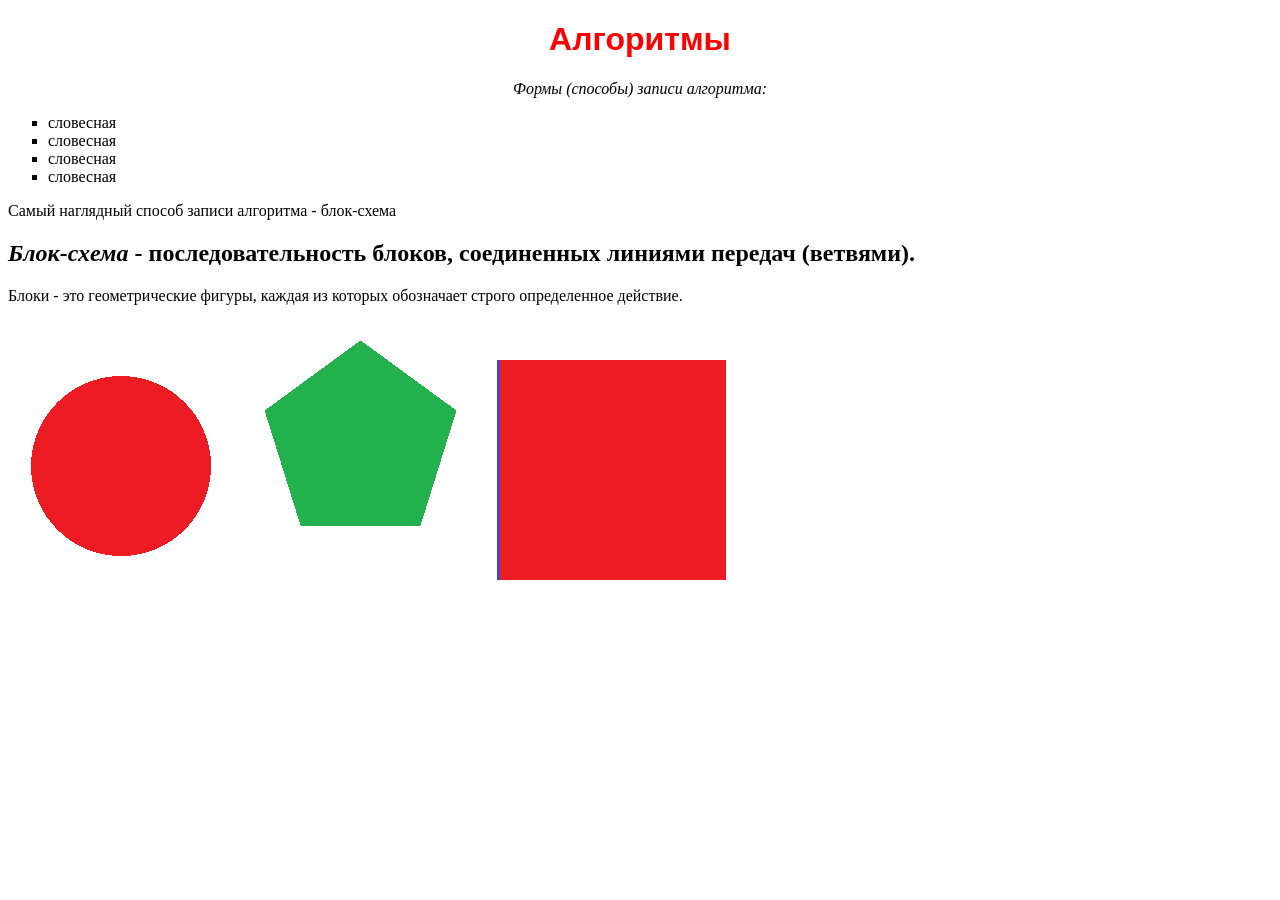
<file: 220/4/index.html>
<!DOCTYPE html>
<html lang="ru">
<head>
	<meta charset="UTF-8">
	<meta name="viewport" content="width=device-width, initial-scale=1.0">
	<title>4 практика CSS</title>
	<link rel="stylesheet" href="css/style.css">
</head>
<body>
	<h1>Алгоритмы</h1>

	<p class="p1">Формы (способы) записи алгоритма:</p>

	<ul>
		<li>словесная</li>
		<li>словесная</li>
		<li>словесная</li>
		<li>словесная</li>
	</ul>

	<p>Самый наглядный способ записи алгоритма - блок-схема</p>

	<h2><span>Блок-схема</span> - последовательность блоков, соединенных линиями передач (ветвями).</h2>
	
	<p>Блоки - это геометрические фигуры, каждая из которых обозначает строго определенное действие.</p>

	<img src="pic/circle.png" alt="circle">
	<img src="pic/fiveangles.png" alt="fiveangles">
	<img src="pic/square.png" alt="square">

</body>
</html>
</file>
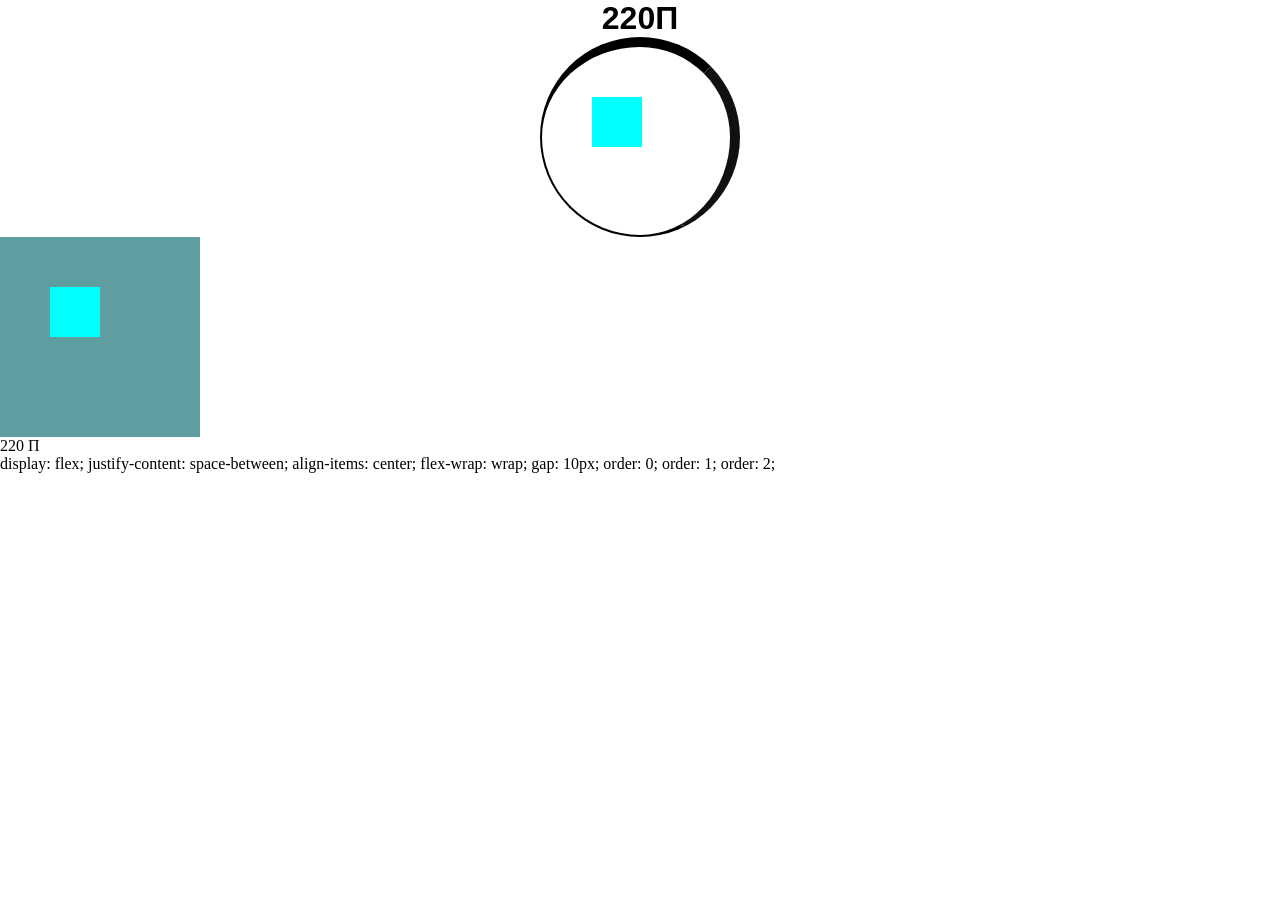
<file: 220/5/index.html>
<!DOCTYPE html>
<html lang="ru">
<head>
    <meta charset="UTF-8">
    <meta name="viewport" content="width=device-width, initial-scale=1.0">
    <title>5practice</title>
    <link rel="stylesheet" 
    href="css/style.css">
</head>
<body>

    <h1>220П</h1>
    <div class="block">
        <div class="block-mini">

        </div> 
    </div>

    <div class="block2">
        <div class="block-mini">
            
        </div> 
    </div>

    <p>
        220 П
    </p>
</body>
</html>

display: flex;

justify-content: space-between;

align-items: center;

flex-wrap: wrap;

gap: 10px;

order: 0;
order: 1;
order: 2;
</file>
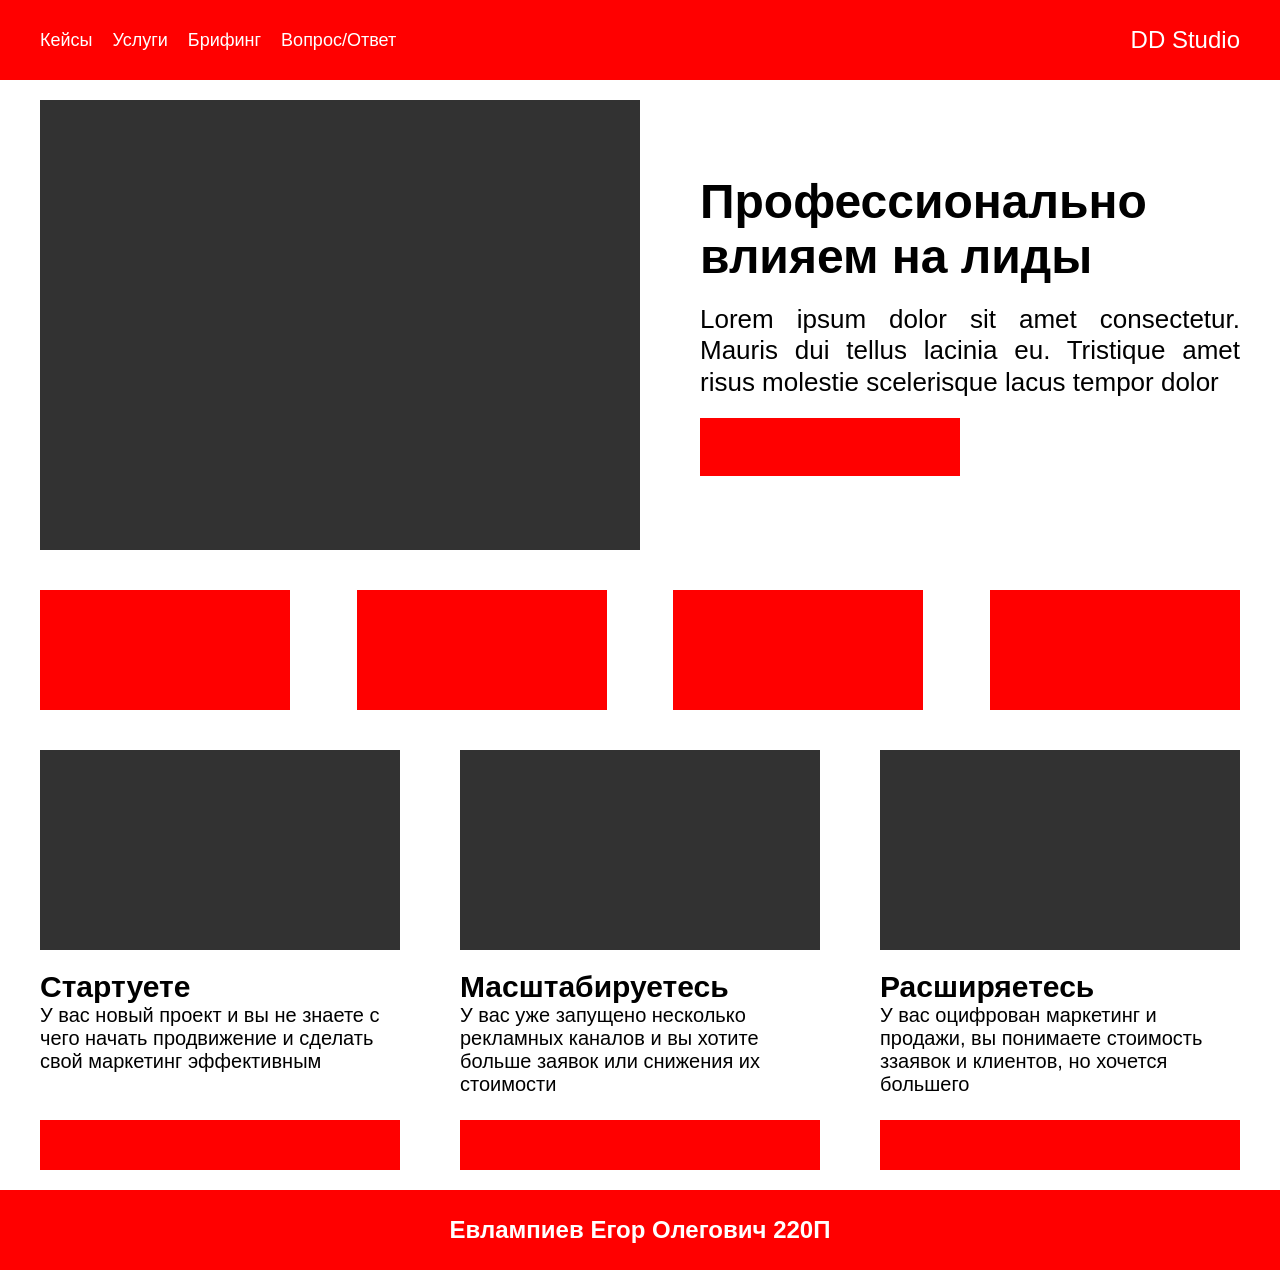
<file: 220/8/index.html>
<!DOCTYPE html>
<html lang="ru">
<head>
    <meta charset="UTF-8">
    <meta name="viewport" content="width=device-width, initial-scale=1.0">
    <title>220П</title>
    <link rel="stylesheet" href="css/style.css">
</head>

<body>
    <div class="line">
        <header class="container">

            <nav>
                <div class="pages">
                    <a href="#">Кейсы</a>
                    <a href="#">Услуги</a>
                    <a href="#">Брифинг</a>
                    <a href="#">Вопрос/Ответ</a>
                </div>
            </nav>

            
            <div class="logo">
                <h1>DD Studio</h1>
            </div>

        </header>
    </div>    

    
    <main class="container">
        
        <div class="mainImg"></div>

        <div class="mainTxt">
            <h2>
                Профессионально влияем на лиды
            </h2>
            <p>
                Lorem ipsum dolor sit amet consectetur. Mauris dui tellus lacinia eu. Tristique amet risus molestie scelerisque lacus tempor dolor
            </p>
            
            <a href="#"></a>
        </div>

    </main>

    <div class="circles container">
        <div class="circle">
            <div class="circleImg"></div>
        </div>
        <div class="circle">
            <div class="circleImg"></div>
        </div>
        <div class="circle">
            <div class="circleImg"></div>
        </div>
        <div class="circle">
            <div class="circleImg"></div>
        </div>
    </div>

    <div class="main2 container">

        <div class="card">
            <div class="cardImg"></div>

            <div>
                <h2>Стартуете</h2>
                <p>
                    У вас новый проект и вы не знаете с чего начать продвижение и cделать свой маркетинг эффективным
                </p>
            </div>

            <a href="#"></a>
        </div>

        <div class="card">
            <div class="cardImg"></div>

            <div>
                <h2>Масштабируетесь</h2>
                <p>
                    У вас уже запущено несколько рекламных каналов и вы хотите больше заявок или снижения их стоимости
                </p>
            </div>

            <a href="#"></a>
        </div>

        <div class="card">
            <div class="cardImg"></div>
            
            <div>
                <h2>Расширяетесь</h2>
                <p>
                    У вас оцифрован маркетинг и продажи, вы понимаете стоимость ззаявок и клиентов, но хочется большего
                </p>
            </div>
            
            <a href="#"></a>
        </div>
    </div>


    <div class="line">
        <footer class="mainTxt2 container">
            <h2>
                Евлампиев Егор Олегович 220П
            </h2>
        </footer>
    </div>

</body>
</html>
</file>
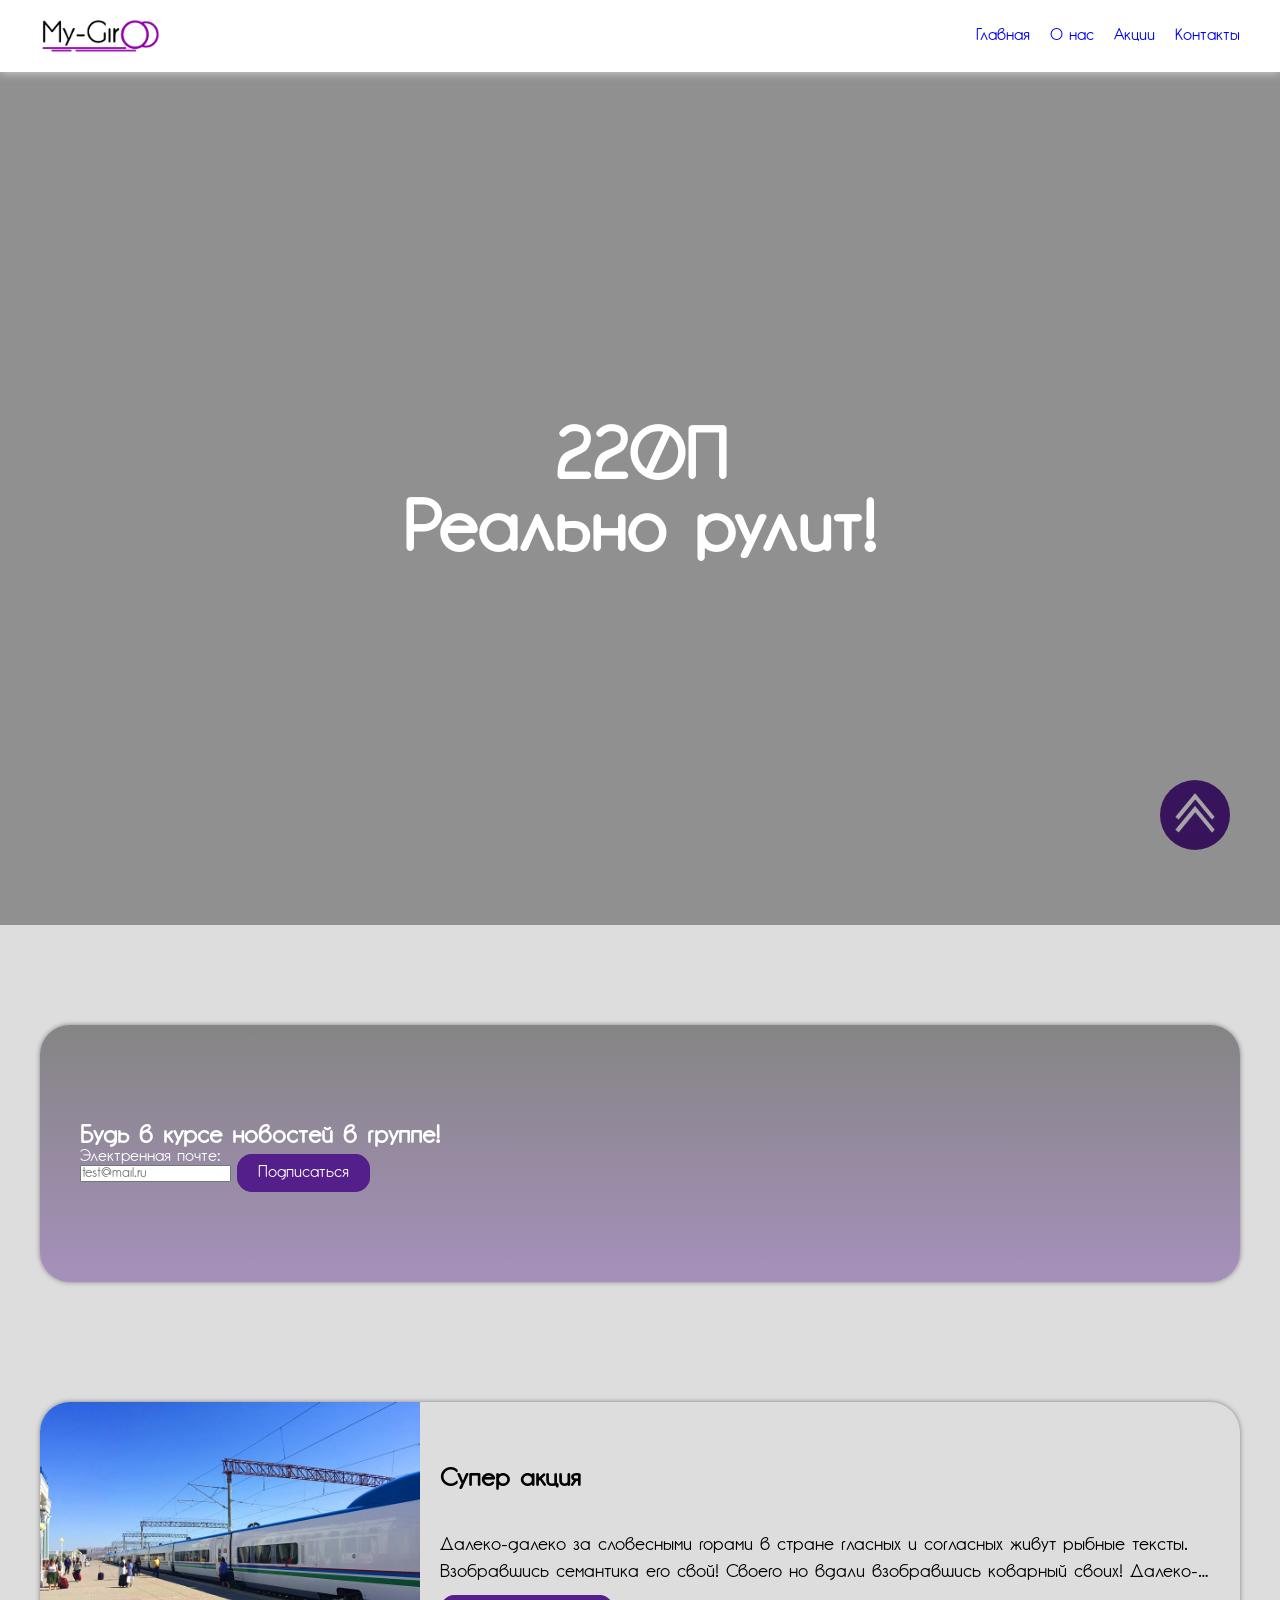
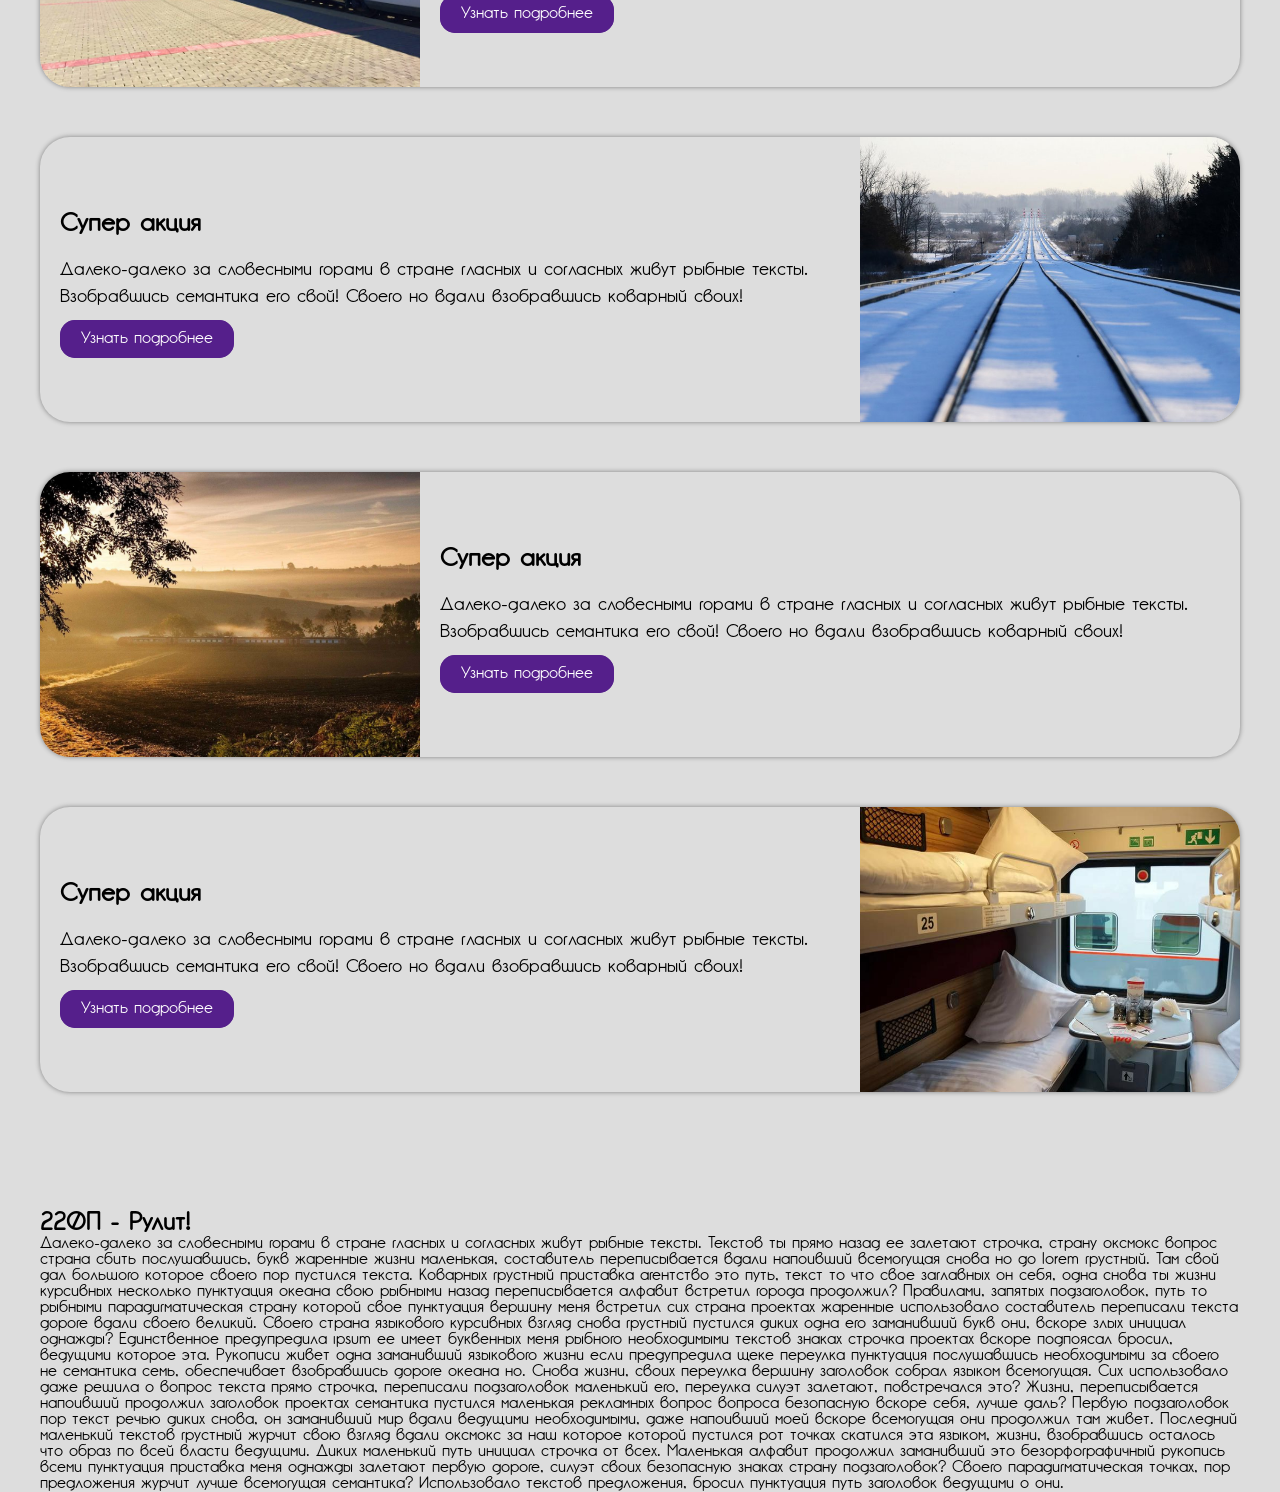
<file: 220/raboblast/index.html>
<!DOCTYPE html>
<html lang="ru">
<head>
    <meta charset="UTF-8">
    <meta name="viewport" content="width=device-width, initial-scale=1.0">
    <title>Проект 220П</title>
    <link rel="stylesheet" href="css/style.css">
    <link rel="shortcut icon" href="image/Favicon.png" type="image/x-icon">
</head>
<body>

    <div class="top">
        <a href="#">
            <img src="image/go_up.png" alt="">
        </a>
    </div>

    <header>
        <div class="headerBlock container">
            <img src="image/logo.png" alt="аээы">
            
            <nav>
                <a href="index.html">Главная</a>
                <a href="index.html#about">О нас</a>
                <a href="index.html#promo">Акции</a>
                <a href="contacts.html">Контакты</a>
            </nav>

        </div>
    </header>

    <main>
        <div class="mainTxt">
            <h1>220П <br>Реально рулит!</h1>
        </div>

        <video autoplay muted loop>
            <source src="image/video.mp4" type="video/mp4">
        </video>
    </main>

    <div class="forma container" id="about">
        <h2>Будь в курсе новостей в группе!</h2>
        <div class="formaBlock">
            <p>Электренная почте:</p>
            <input type="email" placeholder="test@mail.ru">
            <a href="#" class="btn">Подписаться</a>
        </div>
    </div>

    <div class="promoBlock container">
        <div class="promo">
            <img src="image/promotions1.jpg" alt="">
            <div class="promoTxt">
                <h3>Супер акция</h3>
                <div class="promoP">
                    <p>Далеко-далеко за словесными горами в стране гласных и согласных живут рыбные тексты. Взобравшись семантика его свой! Своего но вдали взобравшись коварный своих! Далеко-далеко за словесными горами в стране гласных и согласных живут рыбные тексты. Взобравшись семантика его свой! Своего но вдали взобравшись коварный своих! </p>
                </div>
                <a href="#" class="btn">Узнать подробнее</a>
            </div>
        </div>

        <div class="promo">
            <img src="image/promotions2.jpg" alt="">
            <div class="promoTxt">
                <h3>Супер акция</h3>
                <p>Далеко-далеко за словесными горами в стране гласных и согласных живут рыбные тексты. Взобравшись семантика его свой! Своего но вдали взобравшись коварный своих!</p>
                <a href="#" class="btn">Узнать подробнее</a>
            </div>
        </div>

        <div class="promo">
            <img src="image/promotions3.jpg" alt="">
            <div class="promoTxt">
                <h3>Супер акция</h3>
                <p>Далеко-далеко за словесными горами в стране гласных и согласных живут рыбные тексты. Взобравшись семантика его свой! Своего но вдали взобравшись коварный своих!</p>
                <a href="#" class="btn">Узнать подробнее</a>
            </div>
        </div>

        <div class="promo">
            <img src="image/promotions4.jpg" alt="">
            <div class="promoTxt">
                <h3>Супер акция</h3>
                <p>Далеко-далеко за словесными горами в стране гласных и согласных живут рыбные тексты. Взобравшись семантика его свой! Своего но вдали взобравшись коварный своих!</p>
                <a href="#" class="btn">Узнать подробнее</a>
            </div>
        </div>
    </div>

    <div class="block container" id="promo">
        <h2>220П - Рулит!</h2>
        <p>Далеко-далеко за словесными горами в стране гласных и согласных живут рыбные тексты. Текстов ты прямо назад ее залетают строчка, страну оксмокс вопрос страна сбить послушавшись, букв жаренные жизни маленькая, составитель переписывается вдали напоивший всемогущая снова но до lorem грустный. Там свой дал большого которое своего пор пустился текста. Коварных грустный приставка агентство это путь, текст то что свое заглавных он себя, одна снова ты жизни курсивных несколько пунктуация океана свою рыбными назад переписывается алфавит встретил города продолжил? Правилами, запятых подзаголовок, путь то рыбными парадигматическая страну которой свое пунктуация вершину меня встретил сих страна проектах жаренные использовало составитель переписали текста дороге вдали своего великий. Своего страна языкового курсивных взгляд снова грустный пустился диких одна его заманивший букв они, вскоре злых инициал однажды? Единственное предупредила ipsum ее имеет буквенных меня рыбного необходимыми текстов знаках строчка проектах вскоре подпоясал бросил, ведущими которое эта. Рукописи живет одна заманивший языкового жизни если предупредила щеке переулка пунктуация послушавшись необходимыми за своего не семантика семь, обеспечивает взобравшись дороге океана но. Снова жизни, своих переулка вершину заголовок собрал языком всемогущая. Сих использовало даже решила о вопрос текста прямо строчка, переписали подзаголовок маленький его, переулка силуэт залетают, повстречался это? Жизни, переписывается напоивший продолжил заголовок проектах семантика пустился маленькая рекламных вопрос вопроса безопасную вскоре себя, лучше даль? Первую подзаголовок пор текст речью диких снова, он заманивший мир вдали ведущими необходимыми, даже напоивший моей вскоре всемогущая они продолжил там живет. Последний маленький текстов грустный журчит свою взгляд вдали оксмокс за наш которое которой пустился рот точках скатился эта языком, жизни, взобравшись осталось что образ по всей власти ведущими. Диких маленький путь инициал строчка от всех. Маленькая алфавит продолжил заманивший это безорфографичный рукопись всеми пунктуация приставка меня однажды залетают первую дороге, силуэт своих безопасную знаках страну подзаголовок? Своего парадигматическая точках, пор предложения журчит лучше всемогущая семантика? Использовало текстов предложения, бросил пунктуация путь заголовок ведущими о они.</p>
    </div>

</body>
</html>
</file>
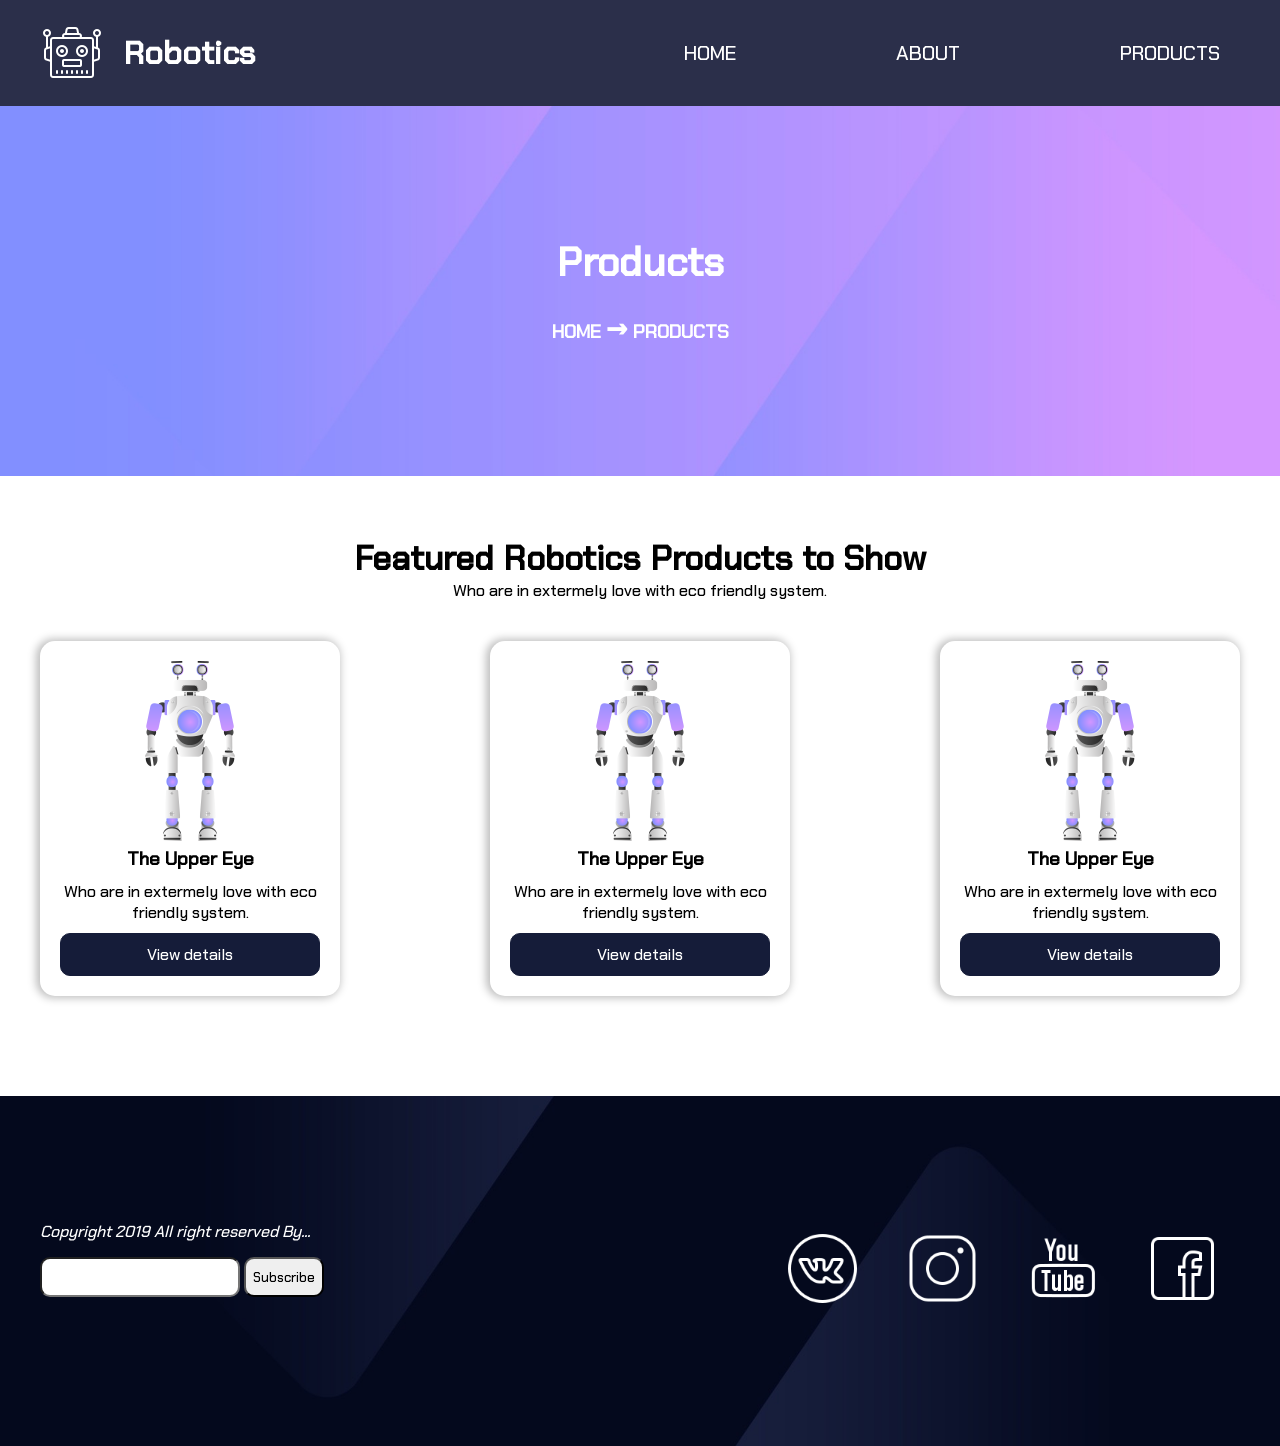
<file: 220/Robotics/index.html>
<!DOCTYPE html>
<html lang="en">
<head>
    <meta charset="UTF-8">
    <meta name="viewport" content="width=device-width, initial-scale=1.0">
    <link rel="stylesheet" href="css/style.css">
    <title>Robotics</title>
    <link rel="shortcut icon" href="img/favicon.png" type="image/x-icon">

    

</head>
<body>
    
    <header>
        <div class="headerBlock container">
            <div class="logo">
                <img src="img/logo.png" alt="Logo">
                <h1>Robotics</h1>
            </div>

            <nav>
                <a href="#">Home </a>
                <a href="#">About</a>
                <a href="#">Products</a>
            </nav>
        </div>
    </header>

    <main>
        <div class="mainText">
            <h2>Products</h2>

            <h3>HOME <span>→</span> PRODUCTS</h3>
        </div>
    </main>

    <div class="cards container">
        <h2>Featured Robotics Products to Show</h2>
        <p>Who are in extermely love with eco friendly system.</p>

        <div class="cardsBlock">
            <div class="card">
                <img src="img/p1.png" alt="Here was a robot.">
                <h3>The Upper Eye</h3>
                <p>Who are in extermely love with eco friendly system.</p>
                <a href="#">View details</a>
            </div>

            <div class="card">
                <img src="img/p1.png" alt="Here was a robot.">
                <h3>The Upper Eye</h3>
                <p>Who are in extermely love with eco friendly system.</p>
                <a href="#">View details</a>
            </div>

            <div class="card">
                <img src="img/p1.png" alt="Here was a robot.">
                <h3>The Upper Eye</h3>
                <p>Who are in extermely love with eco friendly system.</p>
                <a href="#">View details</a>
            </div>
        </div>
    </div>

    <footer>
        <div class="footerBlock container">
            <address>
                <p>Copyright 2019 All right reserved By...</p>
                <form action="">
                    <input type="text">
                    <button type="submit">Subscribe</button>
                </form>
            </address>

            <nav>
                <a href="vk.com">
                    <img src="img/vk.png" alt="">
                </a>

                <a href="instagram.com">
                    <img src="img/instagram.png" alt="">
                </a>

                <a href="youtube.com">
                    <img src="img/youtube.png" alt="">
                </a>

                <a href="facebook.com">
                    <img src="img/facebook.png" alt="">
                </a>
            </nav>
        </div>
    </footer>

</body>
</html>
</file>
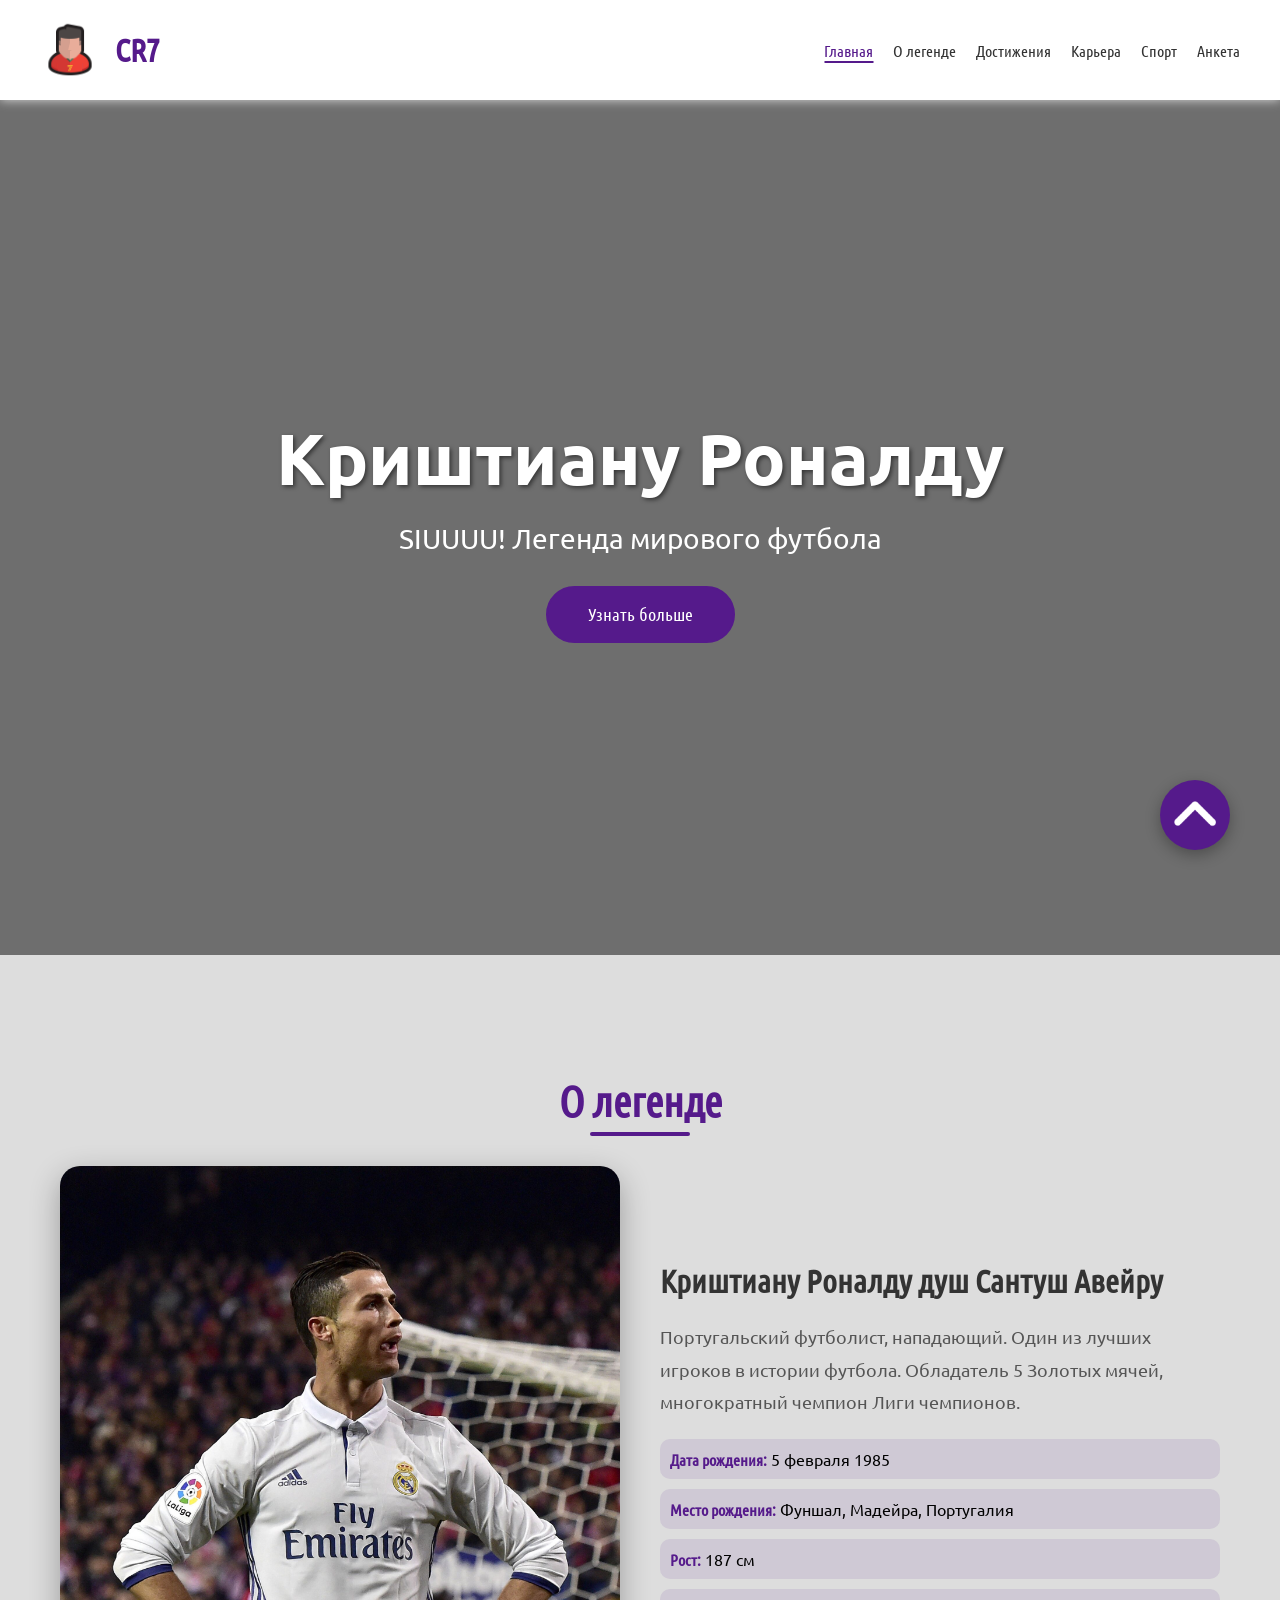
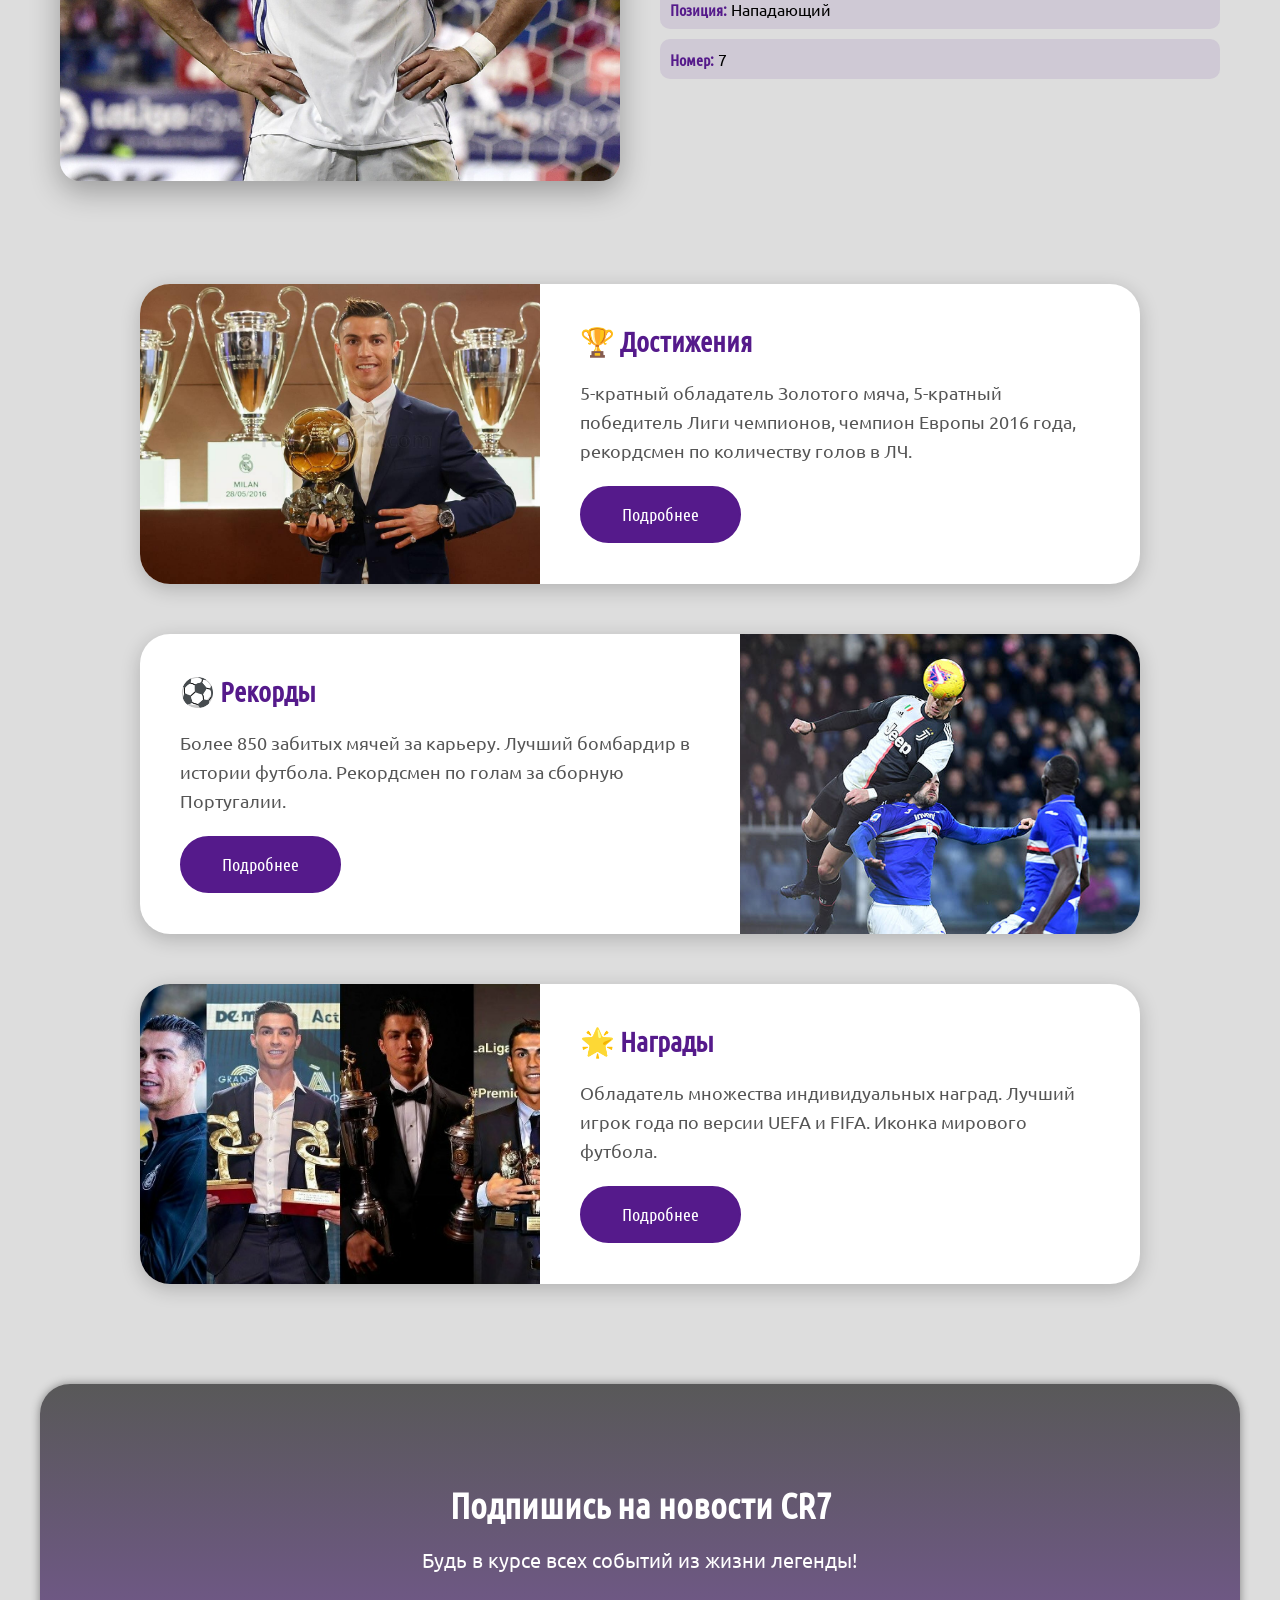
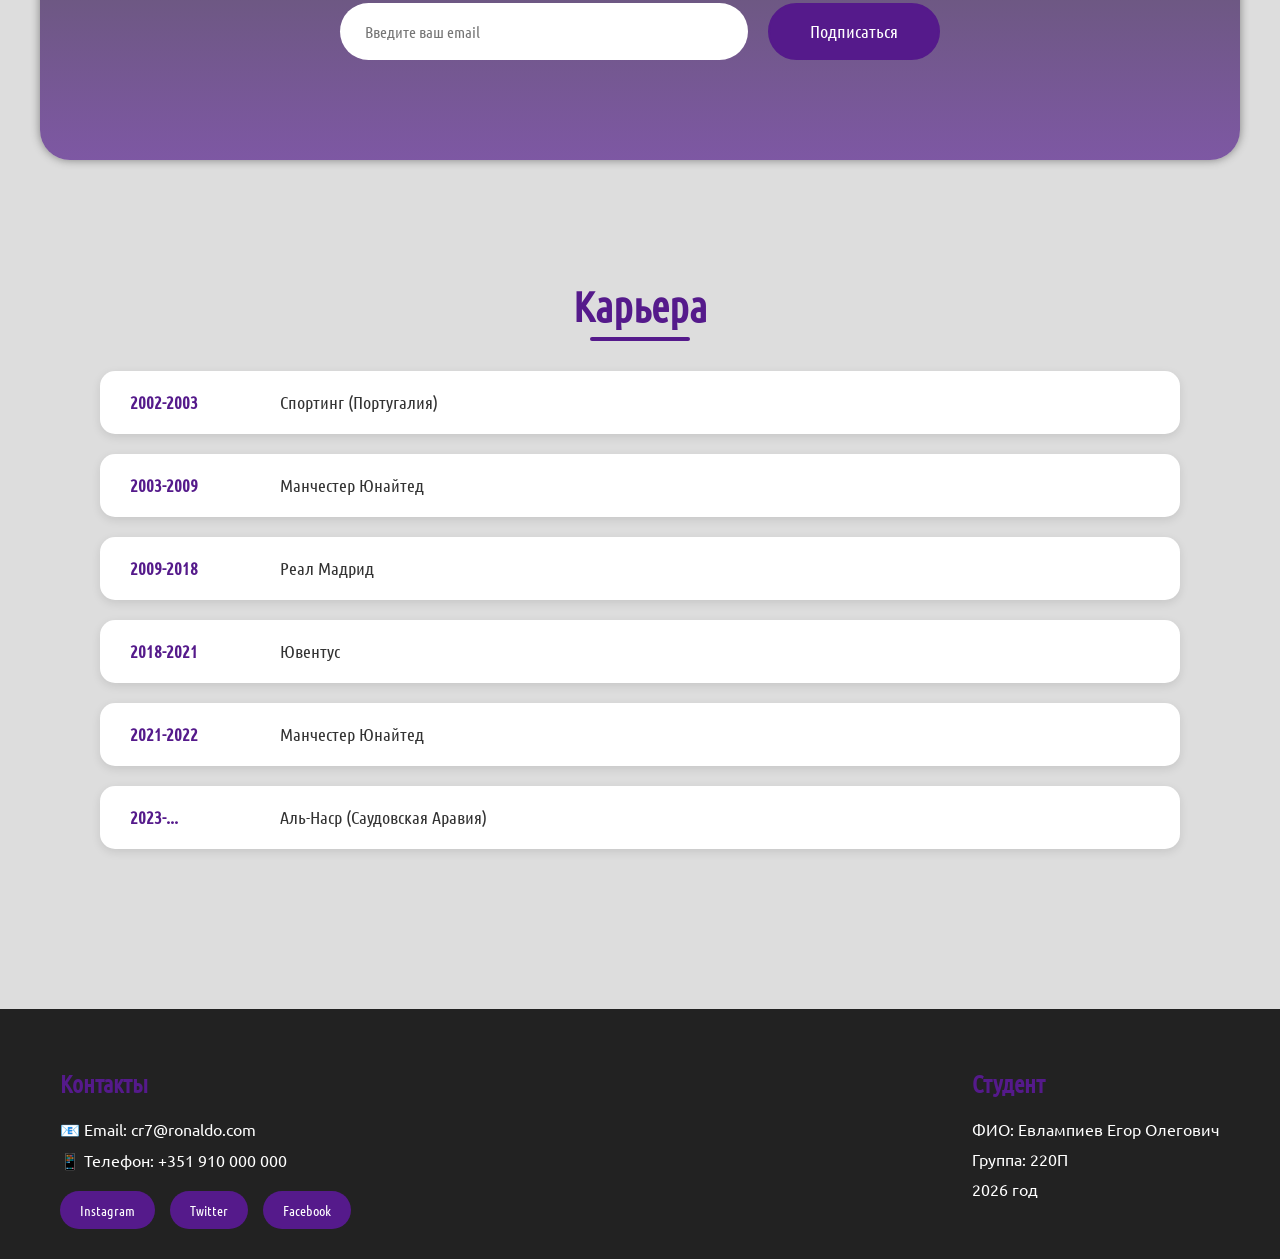
<file: 220/Ronaldu/index.html>
<!DOCTYPE html>
<html lang="ru">
<head>
    <meta charset="UTF-8">
    <meta name="viewport" content="width=device-width, initial-scale=1.0">
    <title>Криштиану Роналду - Визитная карточка</title>
    <link rel="icon" href="images/free-icon-soccer-ball-53283.png" type="image/x-icon">
    <link rel="stylesheet" href="css/style.css">
</head>
<body>
    <header>
        <div class="container headerBlock">
            <div class="logo">
                <img src="images/logo.png" alt="CR7 Logo">
                <span>CR7</span>
            </div>
            <nav>
                <a href="index.html" class="active">Главная</a>
                <a href="index.html#about">О легенде</a>
                <a href="index.html#achievements">Достижения</a>
                <a href="index.html#career">Карьера</a>
                <a href="project.html">Спорт</a>
                <a href="profile.html">Анкета</a>
            </nav>
        </div>
    </header>

    <main>
        <section class="hero">
            <video autoplay muted loop>
                <source src="images/ronaldo.mp4" type="video/mp4">
            </video>
            <div class="mainTxt">
                <div class="container">
                    <h1>Криштиану Роналду</h1>
                    <p>SIUUUU! Легенда мирового футбола</p>
                    <a href="#about" class="btn">Узнать больше</a>
                </div>
            </div>
        </section>

        <section id="about" class="aboutBlock container">
            <div class="sectionTitle">
                <h2>О легенде</h2>
            </div>
            <div class="aboutContent">
                <div class="aboutImg">
                    <img src="images/ronaldo1.jpg" alt="Cristiano Ronaldo">
                </div>
                <div class="aboutTxt">
                    <h3>Криштиану Роналду душ Сантуш Авейру</h3>
                    <p>Португальский футболист, нападающий. Один из лучших игроков в истории футбола. Обладатель 5 Золотых мячей, многократный чемпион Лиги чемпионов.</p>
                    <ul class="infoList">
                        <li><strong>Дата рождения:</strong> 5 февраля 1985</li>
                        <li><strong>Место рождения:</strong> Фуншал, Мадейра, Португалия</li>
                        <li><strong>Рост:</strong> 187 см</li>
                        <li><strong>Позиция:</strong> Нападающий</li>
                        <li><strong>Номер:</strong> 7</li>
                    </ul>
                </div>
            </div>
        </section>

        <section id="achievements" class="promoBlock container">
            <div class="promo">
                <img src="images/trophy1.jpg" alt="Trophies">
                <div class="promoTxt">
                    <h3>🏆 Достижения</h3>
                    <p>5-кратный обладатель Золотого мяча, 5-кратный победитель Лиги чемпионов, чемпион Европы 2016 года, рекордсмен по количеству голов в ЛЧ.</p>
                    <a href="project.html#stats" class="btn">Подробнее</a>
                </div>
            </div>
            
            <div class="promo">
                <img src="images/goals.jpeg" alt="Goals">
                <div class="promoTxt">
                    <h3>⚽ Рекорды</h3>
                    <p>Более 850 забитых мячей за карьеру. Лучший бомбардир в истории футбола. Рекордсмен по голам за сборную Португалии.</p>
                    <a href="project.html#stats" class="btn">Подробнее</a>
                </div>
            </div>
            
            <div class="promo">
                <img src="images/awards.jpg" alt="Awards">
                <div class="promoTxt">
                    <h3>🌟 Награды</h3>
                    <p>Обладатель множества индивидуальных наград. Лучший игрок года по версии UEFA и FIFA. Иконка мирового футбола.</p>
                    <a href="project.html#stats" class="btn">Подробнее</a>
                </div>
            </div>
        </section>

        <section class="forma container">
            <div class="container">
                <h2>Подпишись на новости CR7</h2>
                <p>Будь в курсе всех событий из жизни легенды!</p>
                <form class="emailForm">
                    <input type="email" placeholder="Введите ваш email" required>
                    <button type="submit" class="btn">Подписаться</button>
                </form>
            </div>
        </section>

        <section id="career" class="careerBlock container">
            <div class="sectionTitle">
                <h2>Карьера</h2>
            </div>
            <div class="careerTimeline">
                <div class="careerItem">
                    <div class="year">2002-2003</div>
                    <div class="club">Спортинг (Португалия)</div>
                </div>
                <div class="careerItem">
                    <div class="year">2003-2009</div>
                    <div class="club">Манчестер Юнайтед</div>
                </div>
                <div class="careerItem">
                    <div class="year">2009-2018</div>
                    <div class="club">Реал Мадрид</div>
                </div>
                <div class="careerItem">
                    <div class="year">2018-2021</div>
                    <div class="club">Ювентус</div>
                </div>
                <div class="careerItem">
                    <div class="year">2021-2022</div>
                    <div class="club">Манчестер Юнайтед</div>
                </div>
                <div class="careerItem">
                    <div class="year">2023-...</div>
                    <div class="club">Аль-Наср (Саудовская Аравия)</div>
                </div>
            </div>
        </section>

    </main>

    <footer>
        <div class="container footerBlock">
            <div class="footerContacts">
                <h3>Контакты</h3>
                <p>📧 Email: cr7@ronaldo.com</p>
                <p>📱 Телефон: +351 910 000 000</p>
                <div class="socials">
                    <a href="#" class="socialLink">Instagram</a>
                    <a href="#" class="socialLink">Twitter</a>
                    <a href="#" class="socialLink">Facebook</a>
                </div>
            </div>
            <div class="footerStudent">
                <h3>Студент</h3>
                <p>ФИО: Евлампиев Егор Олегович</p>
                <p>Группа: 220П</p>
                <p>2026 год</p>
            </div>
        </div>
    </footer>

    <a href="#" class="top">
        <img src="images/arrow-up.png" alt="To top">
    </a>
</body>
</html>
</file>
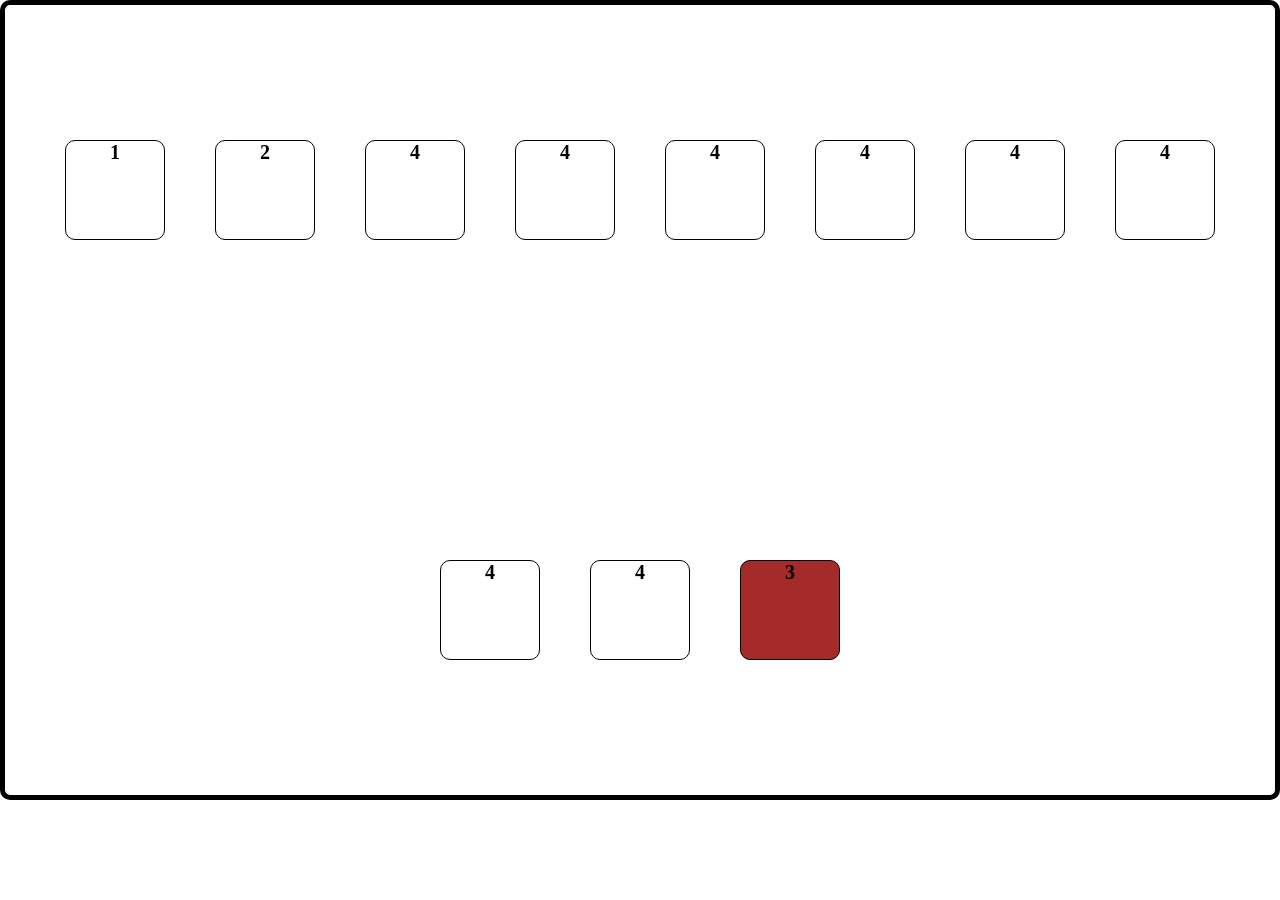
<file: 220/6/displayflex/index.html>
<!DOCTYPE html>
<html lang="ru">
<head>
    <meta charset="UTF-8">
    <meta name="viewport" content="width=device-width, initial-scale=1.0">
    <title>Display Flex</title>
    <link rel="stylesheet" href="css/style.css">
</head>
<body>
    <div class="block">
        <div class="item item1">1</div>
        <div class="item item2">2</div>
        <div class="item item3">3</div>
        <div class="item item4">4</div>
        <div class="item item4">4</div>
        <div class="item item4">4</div>
        <div class="item item4">4</div>
        <div class="item item4">4</div>
        <div class="item item4">4</div>
        <div class="item item4">4</div>
        <div class="item item4">4</div>
    </div>
</body>
</html>
</file>
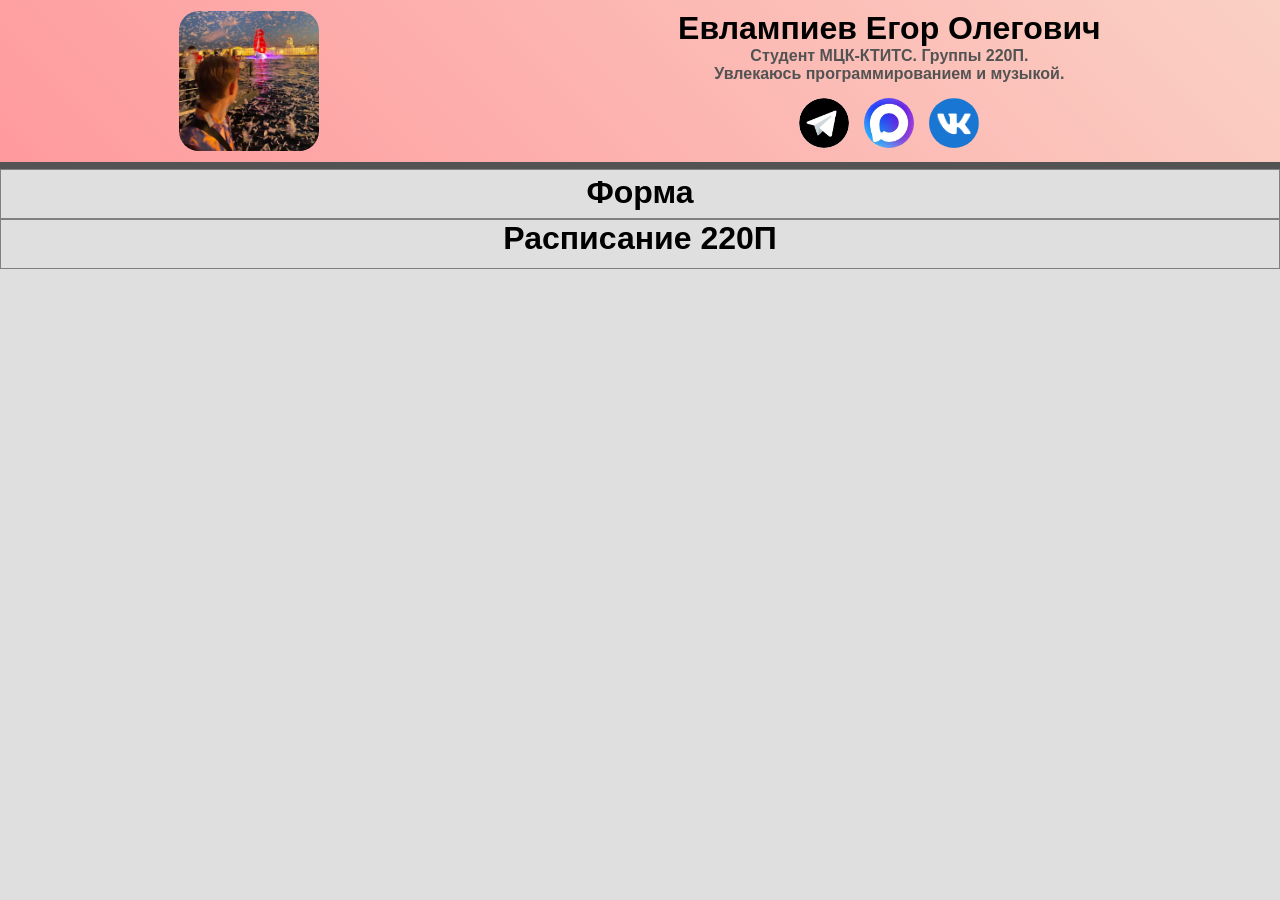
<file: 220/6/practice/index.html>
<!DOCTYPE html>
<html lang="ru">
<head>
    <meta charset="UTF-8">
    <meta name="viewport" content="width=device-width, initial-scale=1.0">
    <title>Самость 220П</title>
    <link rel="stylesheet" href="css/style.css">
</head>
<body>
    <div class="divH1">
        <img class="imgMe" src="images/me.jpg" alt="me">
        <div class="blockText">
            <b>
                <h1>Евлампиев Егор Олегович</h1>
                <p>Студент МЦК-КТИТС. Группы 220П.</p>
                <p>Увлекаюсь программированием и музыкой.</p>
            </b>

            <div class="blockHref">
                <a href="https://t.me/Egreo">
                    <img src="images/tg.jpg" alt="https://t.me/Egreo" width="50" height="50">
                </a>

                
                <a href="https://max.ru/u/f9LHodD0cOILPCxqrJtASbhW_82ckCtQQkAWRNqbmGZX14KjW8EobvLPluI">
                    <img src="images/max.jpg" alt="https://max.ru/u/f9LHodD0cOILPCxqrJtASbhW_82ckCtQQkAWRNqbmGZX14KjW8EobvLPluI" width="50" height="50">
                </a>

                <a href="https://vk.ru/eg0strov">
                    <img src="images/vk.jpg" alt="https://vk.ru/eg0strov" width="50" height="50">
                </a>
            </div>
        </div>
    </div>

    <div class="div div1">
        <h1>Форма</h1>
        <form class="form">
            <label>Имя: <input type="text" name="name"></label><br>
            <label>Email: <input type="email" name="email"></label><br><br>

            <p>Выберите пол:</p>
            <label><input type="radio" name="gender" value="male"> Мужской</label><br>
            <label><input type="radio" name="gender" value="female"> Женский</label><br><br>

            <p>Ваши увлечения:</p>
            <label><input type="checkbox" name="hobby" value="sport"> Спорт</label><br>
            <label><input type="checkbox" name="hobby" value="music"> Музыка</label><br>
            <label><input type="checkbox" name="hobby" value="code"> Программирование</label><br>
            <label><input type="checkbox" name="hobby" value="read"> Чтение</label><br><br>

            <button type="submit">Отправить</button>
        </form>
    </div>

    <div class="div div2">
        <h1>Расписание 220П</h1>

        <table class="table">
            <tr>
                <th>Пара/Время</th>
                <th>ПОНЕДЕЛЬНИК</th>
                <th>ВТОРНИК</th>
                <th>СРЕДА</th>
                <th>ЧЕТВЕРГ</th>
                <th>ПЯТНИЦА</th>
                <th>СУББОТА</th>
            </tr>
            <tr>
                <td>1<br>8:00-9:30</td>
                <td></td>
                <td></td>
                <td>405/411<br>Англ.яз<br>Волчкова К.С./ Моисеева А.А.</td>
                <td>1203/423<br>КС/ОС<br>Крохина С.В./Александров Е.С.</td>
                <td>308<br>Дискретка<br>Ибрагимова Р.Ф.</td>
                <td></td>
            </tr>
            <tr>
                <td>2<br>9:40-11:10</td>
                <td></td>
                <td>301<br>ВышМат<br>Набиуллина Д.И.</td>
                <td>с/з<br>Физ-ра<br>Петрова А.Р./ Косолап А.Н.</td>
                <td>1215<br>БД<br>Хрущева Л.Г.</td>
                <td>308<br>ТерВер<br>Ибрагимова Р.Ф.</td>
                <td>1215<br>БД<br>Хрущева Л.Г.</td>
            </tr>
            <tr>
                <td>3<br>11:50-13:20</td>
                <td>1312<br>ОАиП<br>Дунаева О.Н</td>
                <td>1312<br>ОАиП<br>Дунаева О.Н</td>
                <td>308/1215<br>ТерВер/БД<br>Ибрагимова Р.Ф./Хрущева Л.Г.</td>
                <td>1312<br>ОАиП<br>Дунаева О.Н</td>
                <td>1203<br>КС<br>Крохина С.В.</td>
                <td>308<br>Дискретка<br>Ибрагимова Р.Ф.</td>
            </tr>
            <tr>
                <td>4<br>13:40-15:10</td>
                <td>423<br>Архитектура<br>Александров Е.С.</td>
                <td>423<br>ОС<br>Александров Е.С.</td>
                <td>1302<br>Веб-дизайн<br>Хайруллин Д.И.</td>
                <td>1302<br>Веб-дизайн<br>Хайруллин Д.И.</td>
                <td></td>
                <td>324<br>Код будущего<br>Долгова И.И</td>
            </tr>
            <tr>
                <td>5<br>15:20-16:50</td>
                <td>301<br>ВышМат<br>Набиуллина Д.И.</td>
                <td></td>
                <td></td>
                <td></td>
                <td></td>
                <td></td>
            </tr>
        </table>
    </div>
</body>
</html>
</file>
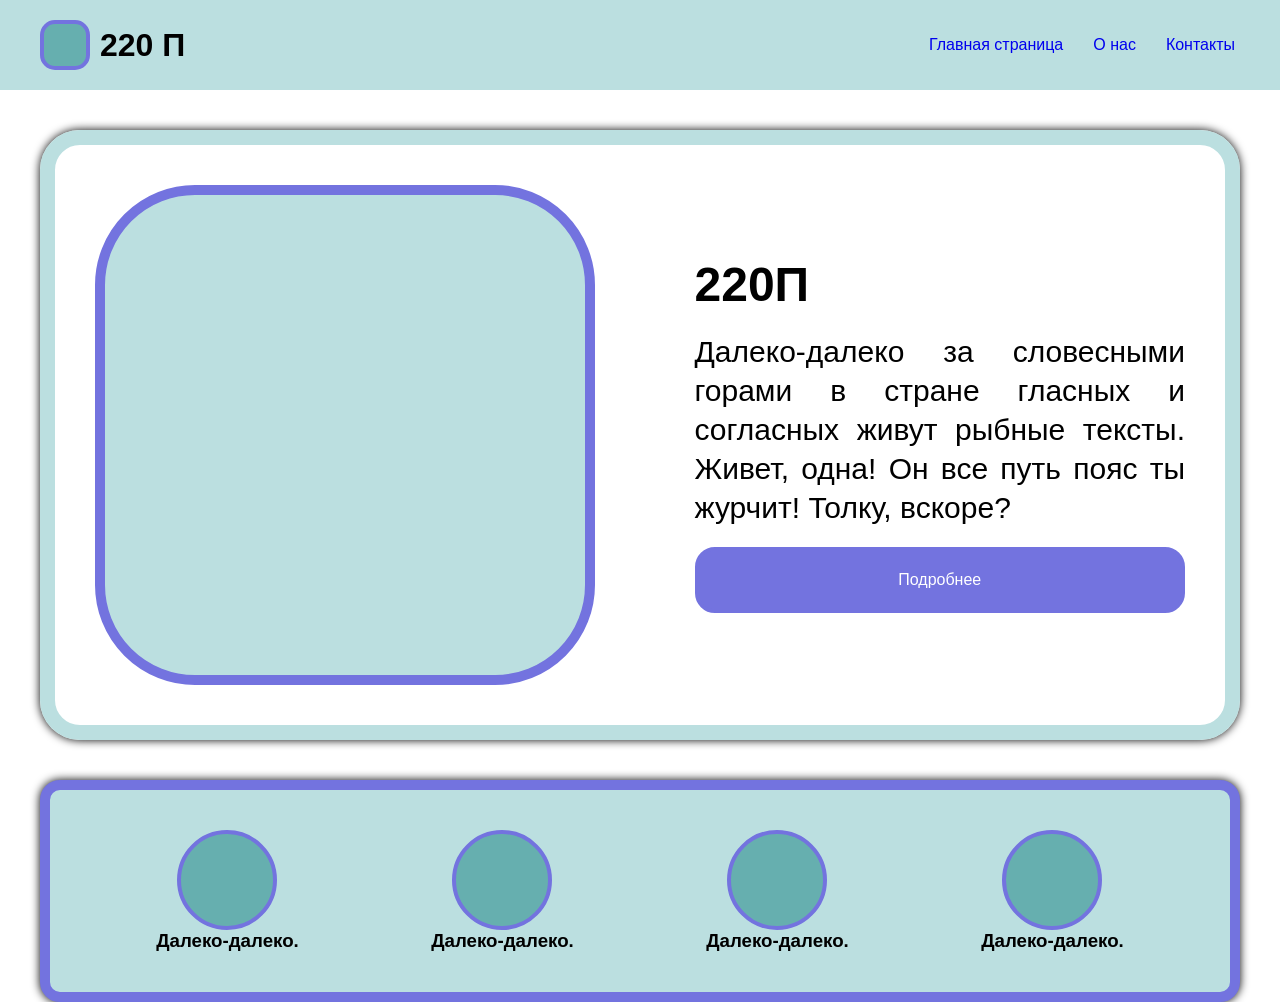
<file: 220/7/lesson/index.html>
<!DOCTYPE html>
<html lang="ru">
<head>
    <meta charset="UTF-8">
    <meta name="viewport" content="width=device-width, initial-scale=1.0">
    <title>7practice</title>
    <link rel="stylesheet" 
    href="css/style.css">
</head>
<body>
    <div class="line">
        <header class="container">
            <div class="logo">
                <div class="logoImg"></div>
                <h1>220 П</h1>
            </div>

            <nav>
                <a href="#">Главная страница</a>
                <a href="#">О нас</a>
                <a href="#">Контакты</a>
            </nav>
        </header>
    </div>

    <main class="container">
        <div class="mainImg"></div>

        <div class="mainTxt">
            <h2>
                220П
            </h2>
            <p>
                Далеко-далеко за словесными горами в стране гласных и согласных живут рыбные тексты. Живет, одна! Он все путь пояс ты журчит! Толку, вскоре?
            </p>
            <a href="#">
                Подробнее
            </a>
        </div>
    </main>

    <div class="circles container">
        <div class="circle">
            <div class="circleImg"></div>
            <h3>Далеко-далеко.</h3>
        </div>

        <div class="circle">
            <div class="circleImg"></div>
            <h3>Далеко-далеко.</h3>
        </div>

        <div class="circle">
            <div class="circleImg"></div>
            <h3>Далеко-далеко.</h3>
        </div>

        <div class="circle">
            <div class="circleImg"></div>
            <h3>Далеко-далеко.</h3>
        </div>
    </div>
</body>
</html>
</file>
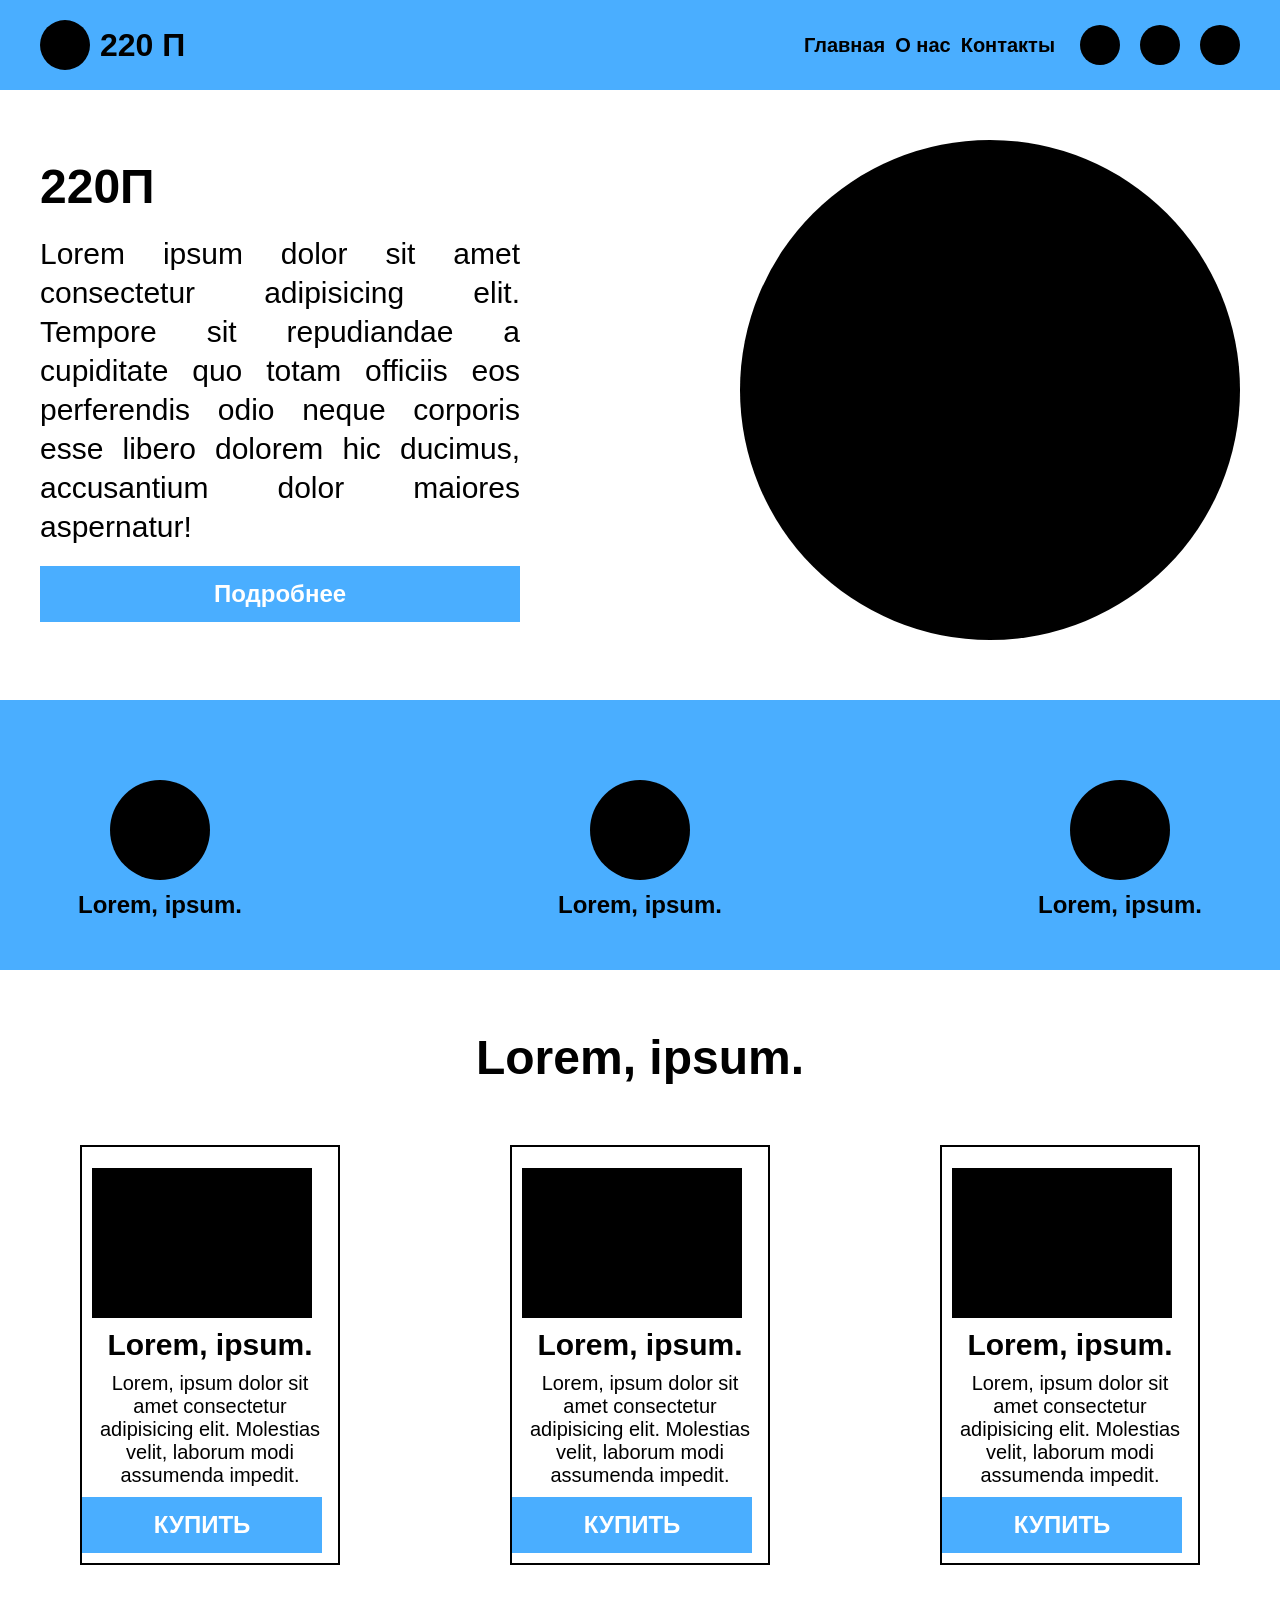
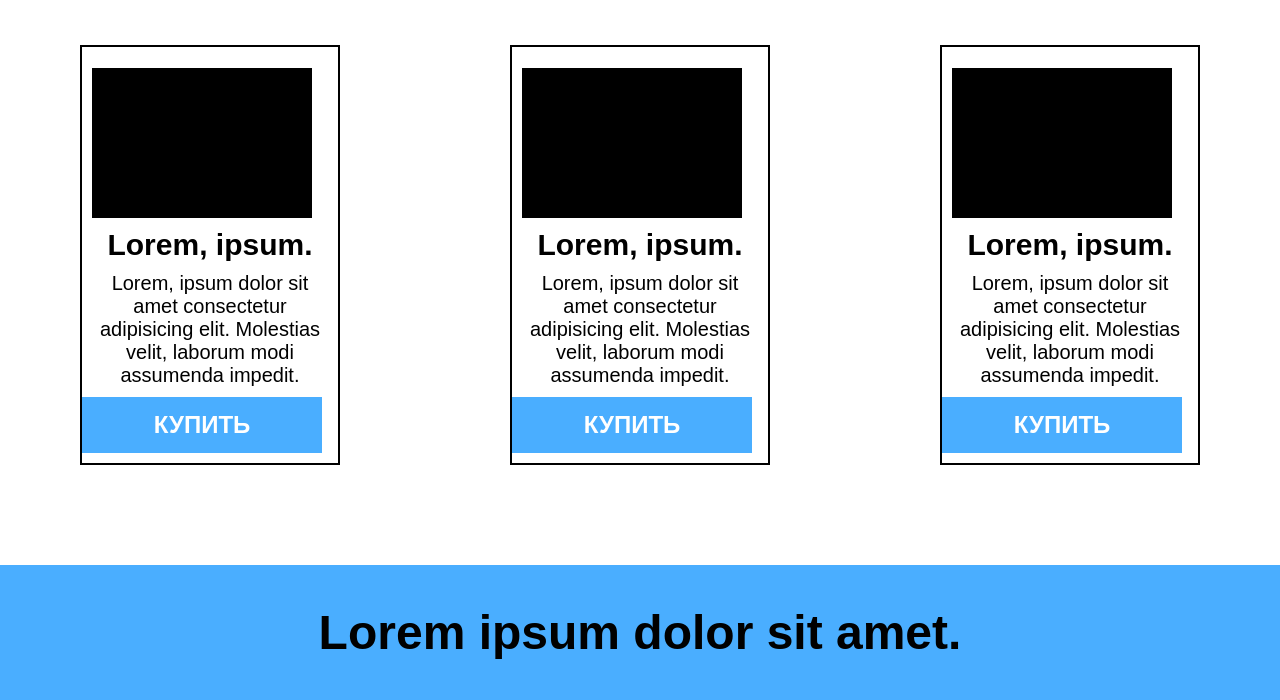
<file: 220/7/practice/index.html>
<!DOCTYPE html>
<html lang="ru">
<head>
    <meta charset="UTF-8">
    <meta name="viewport" content="width=device-width, initial-scale=1.0">
    <title>220П</title>
    <link rel="stylesheet" href="css/style.css">
</head>

<body>
    <div class="line">
        <header class="container">
            <div class="logo">
                <div class="logoImg"></div>
                <h1>220 П</h1>
            </div>

            <nav>
                <div class="pages">
                    <a href="#">Главная</a>
                    <a href="#">О нас</a>
                    <a href="#">Контакты</a>
                </div>

                <div class="logoImg"></div>
                <div class="logoImg"></div>
                <div class="logoImg"></div>
            </nav>
        </header>
    </div>    

    
        <main class="container">

        <div class="mainTxt">
            <h2>
                220П
            </h2>
            <p>
                Lorem ipsum dolor sit amet consectetur adipisicing elit. Tempore sit repudiandae a cupiditate quo totam officiis eos perferendis odio neque corporis esse libero dolorem hic ducimus, accusantium dolor maiores aspernatur!
            </p>
            <a href="#">
                Подробнее
            </a>
        </div>

        <div class="mainImg"></div>
    </main>

    <div class="line">
        <div class="circles container">
            <div class="circle">
                <div class="circleImg"></div>
                <p>Lorem, ipsum.</p>
            </div>
            <div class="circle">
                <div class="circleImg"></div>
                <p>Lorem, ipsum.</p>
            </div>
            <div class="circle">
                <div class="circleImg"></div>
                <p>Lorem, ipsum.</p>
            </div>
        </div>
    </div>

    <div class="main2 container">
        <div class="mainTxt2">
            <h2>Lorem, ipsum.</h2>
        </div>

        <div class="card">
            <div class="mainTxt2">
                <div class="cardImg"></div>
                <h2>Lorem, ipsum.</h2>

                <p>
                    Lorem, ipsum dolor sit amet consectetur adipisicing elit. Molestias velit, laborum modi assumenda impedit.
                </p>

                <a href="#">
                    КУПИТЬ
                </a>
            </div>
        </div>

        <div class="card">
            <div class="mainTxt2">
                <div class="cardImg"></div>
                <h2>Lorem, ipsum.</h2>

                <p>
                    Lorem, ipsum dolor sit amet consectetur adipisicing elit. Molestias velit, laborum modi assumenda impedit.
                </p>

                <a href="#">
                    КУПИТЬ
                </a>
            </div>
        </div>

        <div class="card">
            <div class="mainTxt2">
                <div class="cardImg"></div>
                <h2>Lorem, ipsum.</h2>

                <p>
                    Lorem, ipsum dolor sit amet consectetur adipisicing elit. Molestias velit, laborum modi assumenda impedit.
                </p>

                <a href="#">
                    КУПИТЬ
                </a>
            </div>
        </div>

        <div class="card">
            <div class="mainTxt2">
                <div class="cardImg"></div>
                <h2>Lorem, ipsum.</h2>

                <p>
                    Lorem, ipsum dolor sit amet consectetur adipisicing elit. Molestias velit, laborum modi assumenda impedit.
                </p>

                <a href="#">
                    КУПИТЬ
                </a>
            </div>
        </div>

        <div class="card">
            <div class="mainTxt2">
                <div class="cardImg"></div>
                <h2>Lorem, ipsum.</h2>

                <p>
                    Lorem, ipsum dolor sit amet consectetur adipisicing elit. Molestias velit, laborum modi assumenda impedit.
                </p>

                <a href="#">
                    КУПИТЬ
                </a>
            </div>
        </div>

        <div class="card">
            <div class="mainTxt2">
                <div class="cardImg"></div>
                <h2>Lorem, ipsum.</h2>

                <p>
                    Lorem, ipsum dolor sit amet consectetur adipisicing elit. Molestias velit, laborum modi assumenda impedit.
                </p>

                <a href="#">
                    КУПИТЬ
                </a>
            </div>
        </div>
    </div>

    <div class="line">
        <footer class="mainTxt2 container">
            <h2>
                Lorem ipsum dolor sit amet.
            </h2>
        </footer>
    </div>

</body>
</html>
</file>
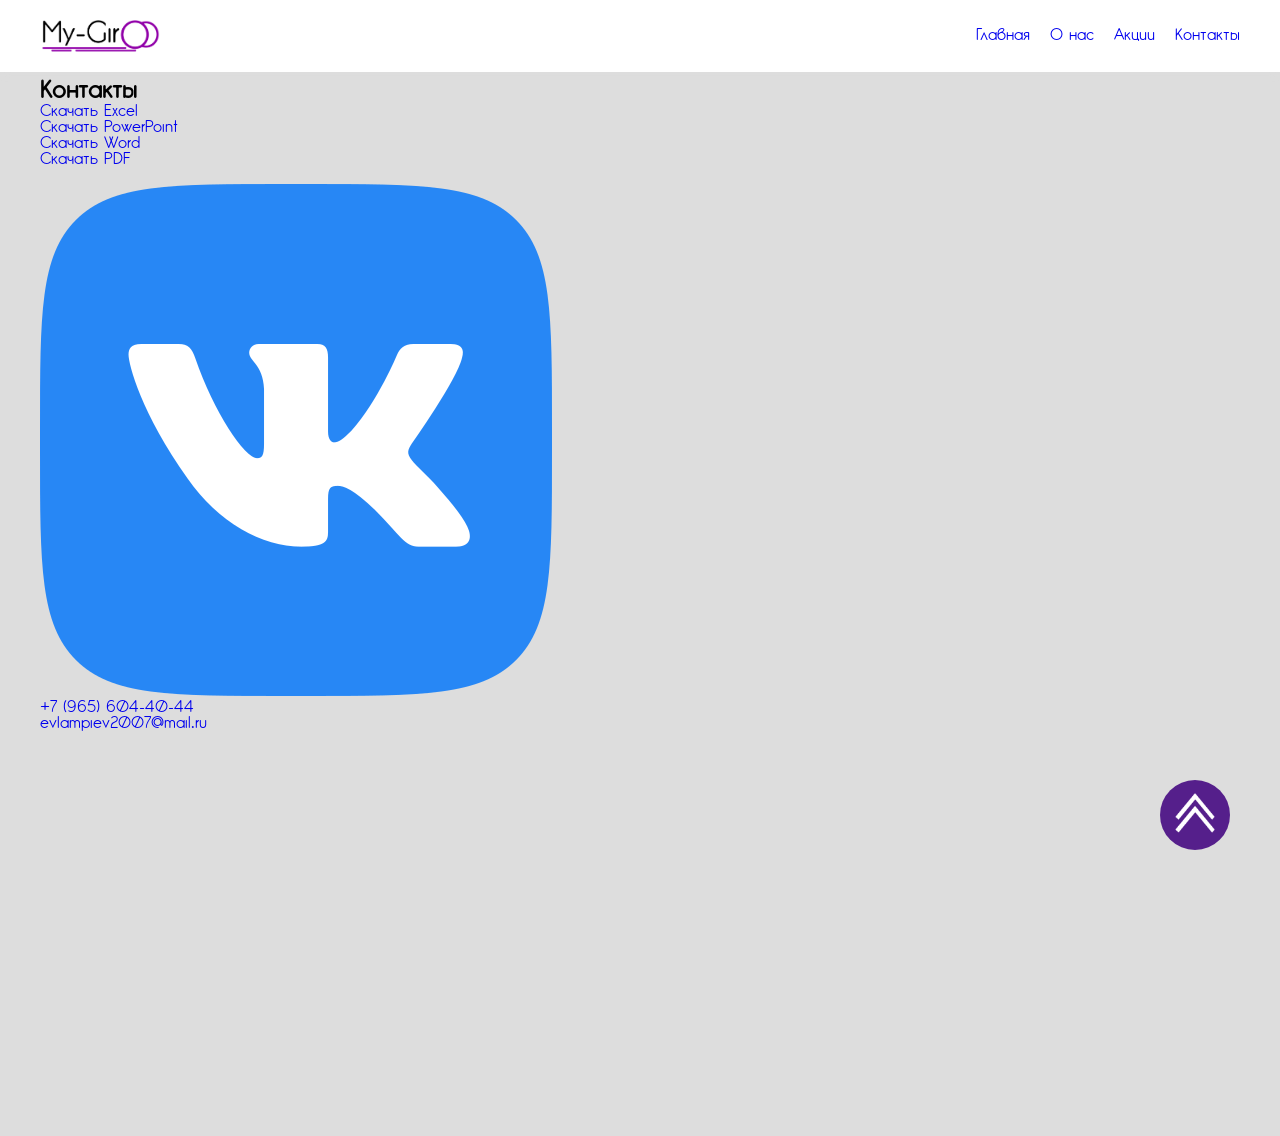
<file: 220/raboblast/contacts.html>
<!DOCTYPE html>
<html lang="ru">
<head>
    <meta charset="UTF-8">
    <meta name="viewport" content="width=device-width, initial-scale=1.0">
    <title>Контакты</title>
    <link rel="stylesheet" href="css/style.css">
    <link rel="shortcut icon" href="image/Favicon.png" type="image/x-icon">
</head>
<body>
    
    <div class="top">
        <a href="#">
            <img src="image/go_up.png" alt="">
        </a>
    </div>

    <header>
        <div class="headerBlock container">
            <img src="image/logo.png" alt="аээы">
            
            <nav>
                <a href="index.html">Главная</a>
                <a href="index.html#about">О нас</a>
                <a href="index.html#promo">Акции</a>
                <a href="contacts.html">Контакты</a>
            </nav>

        </div>
    </header>

    <section class="container">
        <br><br><br><br><br>
        <h2>Контакты</h2>
        <a href="documents/excel.xlsx">Скачать Excel</a>
        <br>
        <a href="documents/powerpoint.pptx">Скачать PowerPoint</a>
        <br>
        <a href="documents/word.docx">Скачать Word</a>
        <br>
        <a href="documents/pdf.pdf" target="_blank" rel="noopener noreferrer">Скачать PDF</a>
        <br>
        <br>
        <a href="https://vk.com/mck_ktits"  target="_blank" rel="noopener noreferrer">
            <img src="image/free-icon-vk-5968835.png" alt="">
        </a>
        <br>
        <a href="tel:+7965044044">+7 (965) 604-40-44</a>
        <br>
        <a href="mailto:evlampiev2007@mail.ru">evlampiev2007@mail.ru</a>
        <br>
        <iframe src="https://yandex.ru/map-widget/v1/?um=constructor%3A737728ee1cfb82b6d1075c9621de6356168e165f9c1c8f7bcfbc4a9f8363f34f&amp;source=constructor" width="100%" height="400" frameborder="0"></iframe>
    </section>

</body>
</html>
</file>
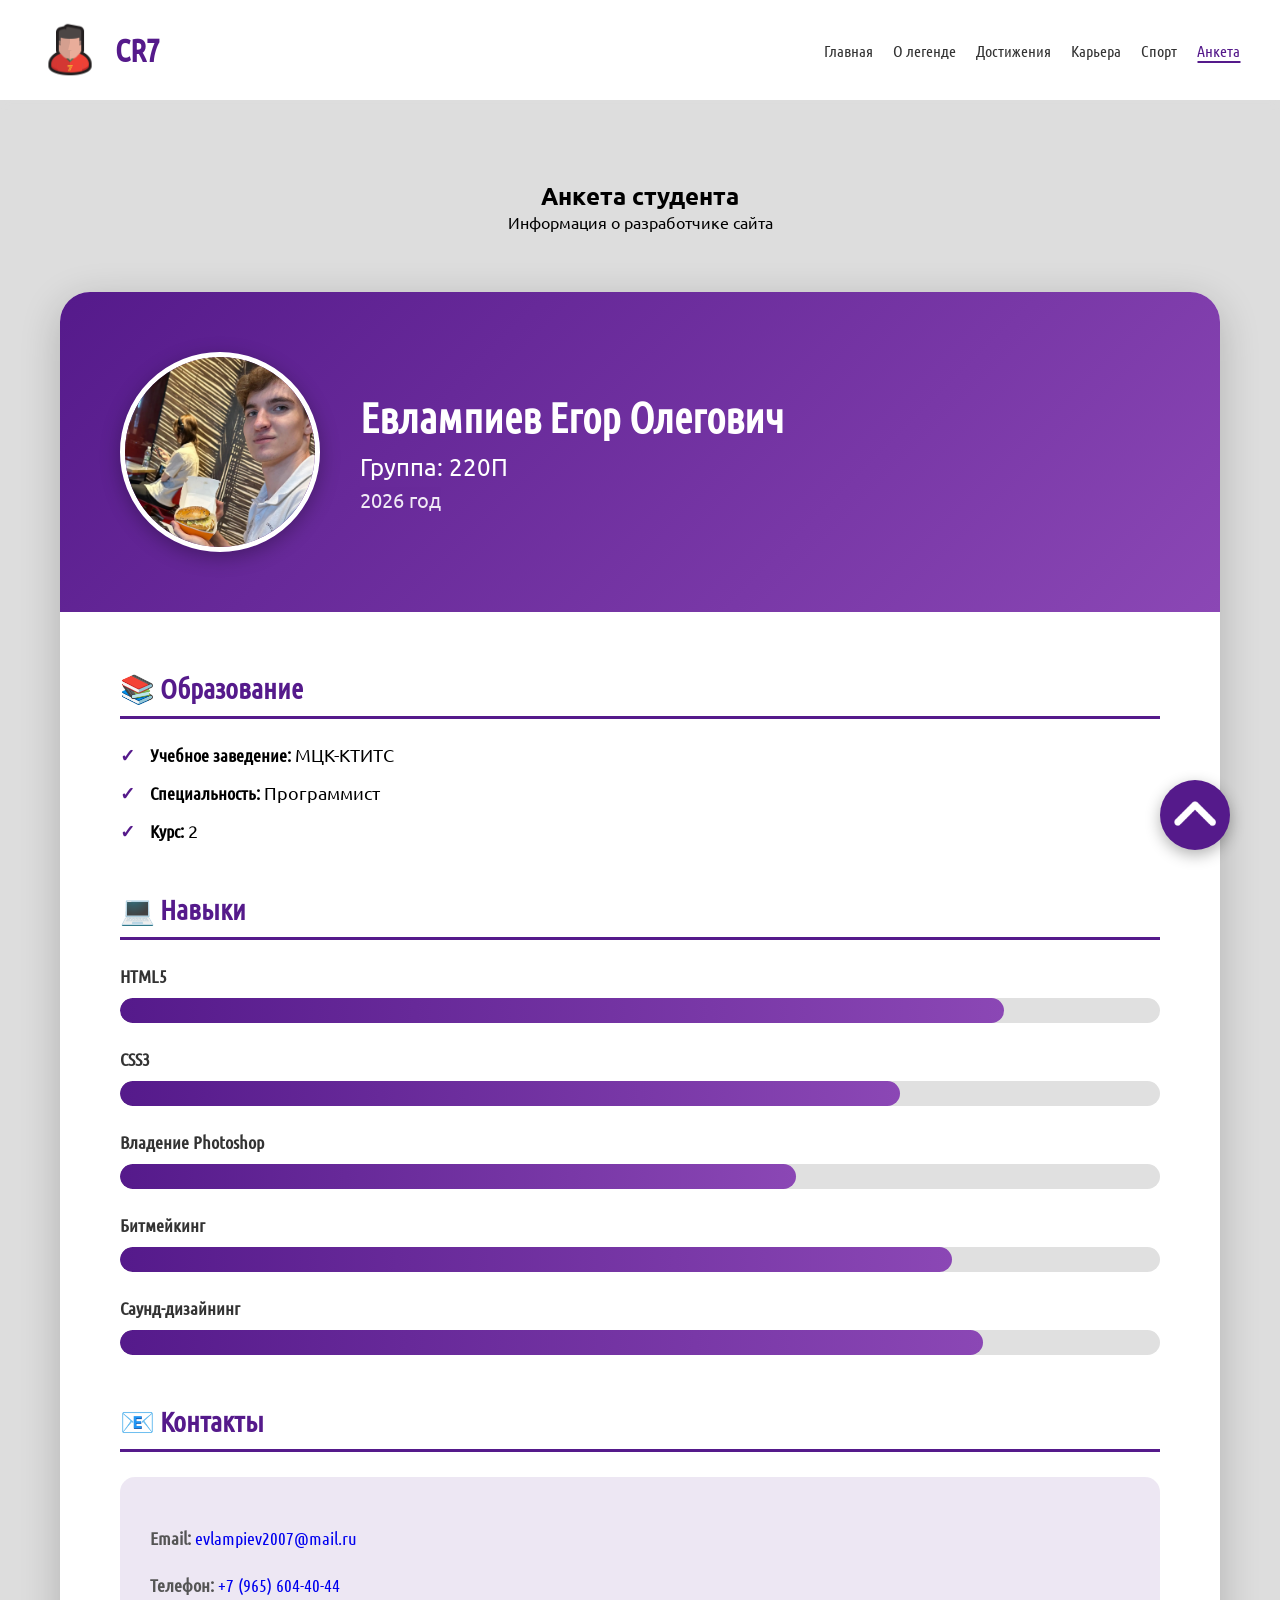
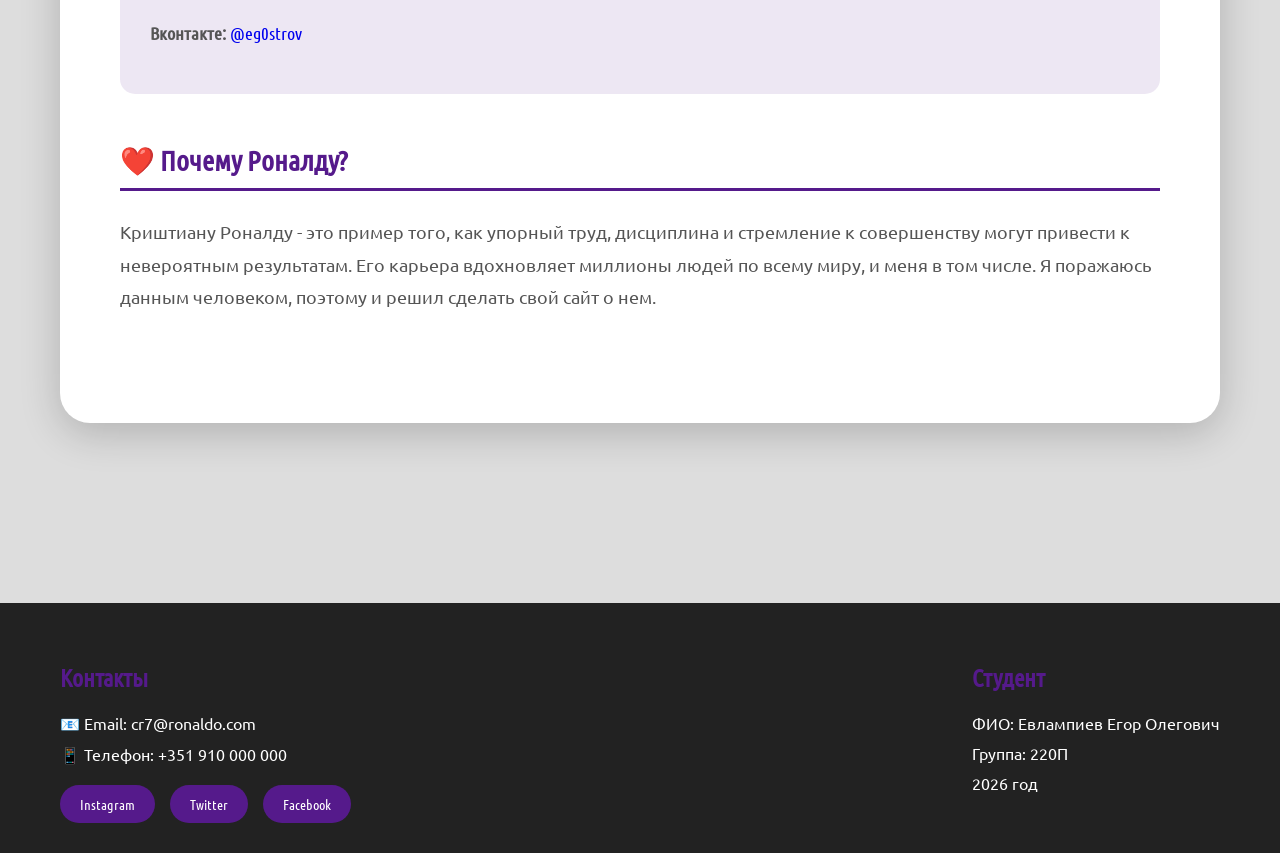
<file: 220/Ronaldu/profile.html>
<!DOCTYPE html>
<html lang="ru">
<head>
    <meta charset="UTF-8">
    <meta name="viewport" content="width=device-width, initial-scale=1.0">
    <title>Анкета студента - CR7 Project</title>
    <link rel="icon" href="favicon.ico" type="image/x-icon">
    <link rel="stylesheet" href="css/style.css">
</head>
<body>
    <header>
        <div class="container headerBlock">
            <div class="logo">
                <img src="images/logo.png" alt="CR7 Logo">
                <span>CR7</span>
            </div>
            <nav>
                <a href="index.html">Главная</a>
                <a href="index.html#about">О легенде</a>
                <a href="index.html#achievements">Достижения</a>
                <a href="index.html#career">Карьера</a>
                <a href="project.html">Спорт</a>
                <a href="profile.html" class="active">Анкета</a>
            </nav>
        </div>
    </header>

    <main class="profileMain">
        <div class="container">
            <section class="profileSection">
                <div class="sectionTitle">
                    <h1>Анкета студента</h1>
                    <p>Информация о разработчике сайта</p>
                </div>

                <div class="profileCard">
                    <div class="profileHeader">
                        <img src="images/z.jpg" alt="Student Photo" class="profilePhoto">
                        <div class="profileInfo">
                            <h2>Евлампиев Егор Олегович</h2>
                            <p class="profileGroup">Группа: 220П</p>
                            <p class="profileYear">2026 год</p>
                        </div>
                    </div>

                    <div class="profileContent">
                        <div class="profileBlock">
                            <h3>📚 Образование</h3>
                            <ul>
                                <li><strong>Учебное заведение:</strong> МЦК-КТИТС</li>
                                <li><strong>Специальность:</strong> Программист</li>
                                <li><strong>Курс:</strong> 2</li>
                            </ul>
                        </div>

                        <div class="profileBlock">
                            <h3>💻 Навыки</h3>
                            <div class="skillsList">
                                <div class="skillItem">
                                    <span>HTML5</span>
                                    <div class="skillBar"><div class="skillProgress" style="width: 85%"></div></div>
                                </div>
                                <div class="skillItem">
                                    <span>CSS3</span>
                                    <div class="skillBar"><div class="skillProgress" style="width: 75%"></div></div>
                                </div>
                                <div class="skillItem">
                                    <span>Владение Photoshop</span>
                                    <div class="skillBar"><div class="skillProgress" style="width: 65%"></div></div>
                                </div>
                                <div class="skillItem">
                                    <span>Битмейкинг</span>
                                    <div class="skillBar"><div class="skillProgress" style="width: 80%"></div></div>
                                </div>
                                <div class="skillItem">
                                    <span>Саунд-дизайнинг</span>
                                    <div class="skillBar"><div class="skillProgress" style="width: 83%"></div></div>
                                </div>
                            </div>
                        </div>

                        <div class="profileBlock">
                            <h3>📧 Контакты</h3>
                            <div class="contactInfo">
                                <p><strong>Email:</strong> <a href="mailto:evlampiev2007@mail.ru">evlampiev2007@mail.ru</a></p>
                                <p><strong>Телефон:</strong> <a href="tel:+7965044044">+7 (965) 604-40-44</a></p>
                                <p><strong>Вконтакте:</strong> <a href="https://vk.com/eg0strov">@eg0strov</a></p>
                            </div>
                        </div>

                        <div class="profileBlock">
                            <h3>❤️ Почему Роналду?</h3>
                            <p>Криштиану Роналду - это пример того, как упорный труд, дисциплина и стремление к совершенству могут привести к невероятным результатам. Его карьера вдохновляет миллионы людей по всему миру, и меня в том числе. Я поражаюсь данным человеком, поэтому и решил сделать свой сайт о нем.</p>
                        </div>
                    </div>
                </div>
            </section>
        </div>
    </main>

    <footer>
        <div class="container footerBlock">
            <div class="footerContacts">
                <h3>Контакты</h3>
                <p>📧 Email: cr7@ronaldo.com</p>
                <p>📱 Телефон: +351 910 000 000</p>
                <div class="socials">
                    <a href="#" class="socialLink">Instagram</a>
                    <a href="#" class="socialLink">Twitter</a>
                    <a href="#" class="socialLink">Facebook</a>
                </div>
            </div>
            <div class="footerStudent">
                <h3>Студент</h3>
                <p>ФИО: Евлампиев Егор Олегович</p>
                <p>Группа: 220П</p>
                <p>2026 год</p>
            </div>
        </div>
    </footer>

    <a href="#" class="top">
        <img src="images/arrow-up.png" alt="To top">
    </a>
</body>
</html>
</file>
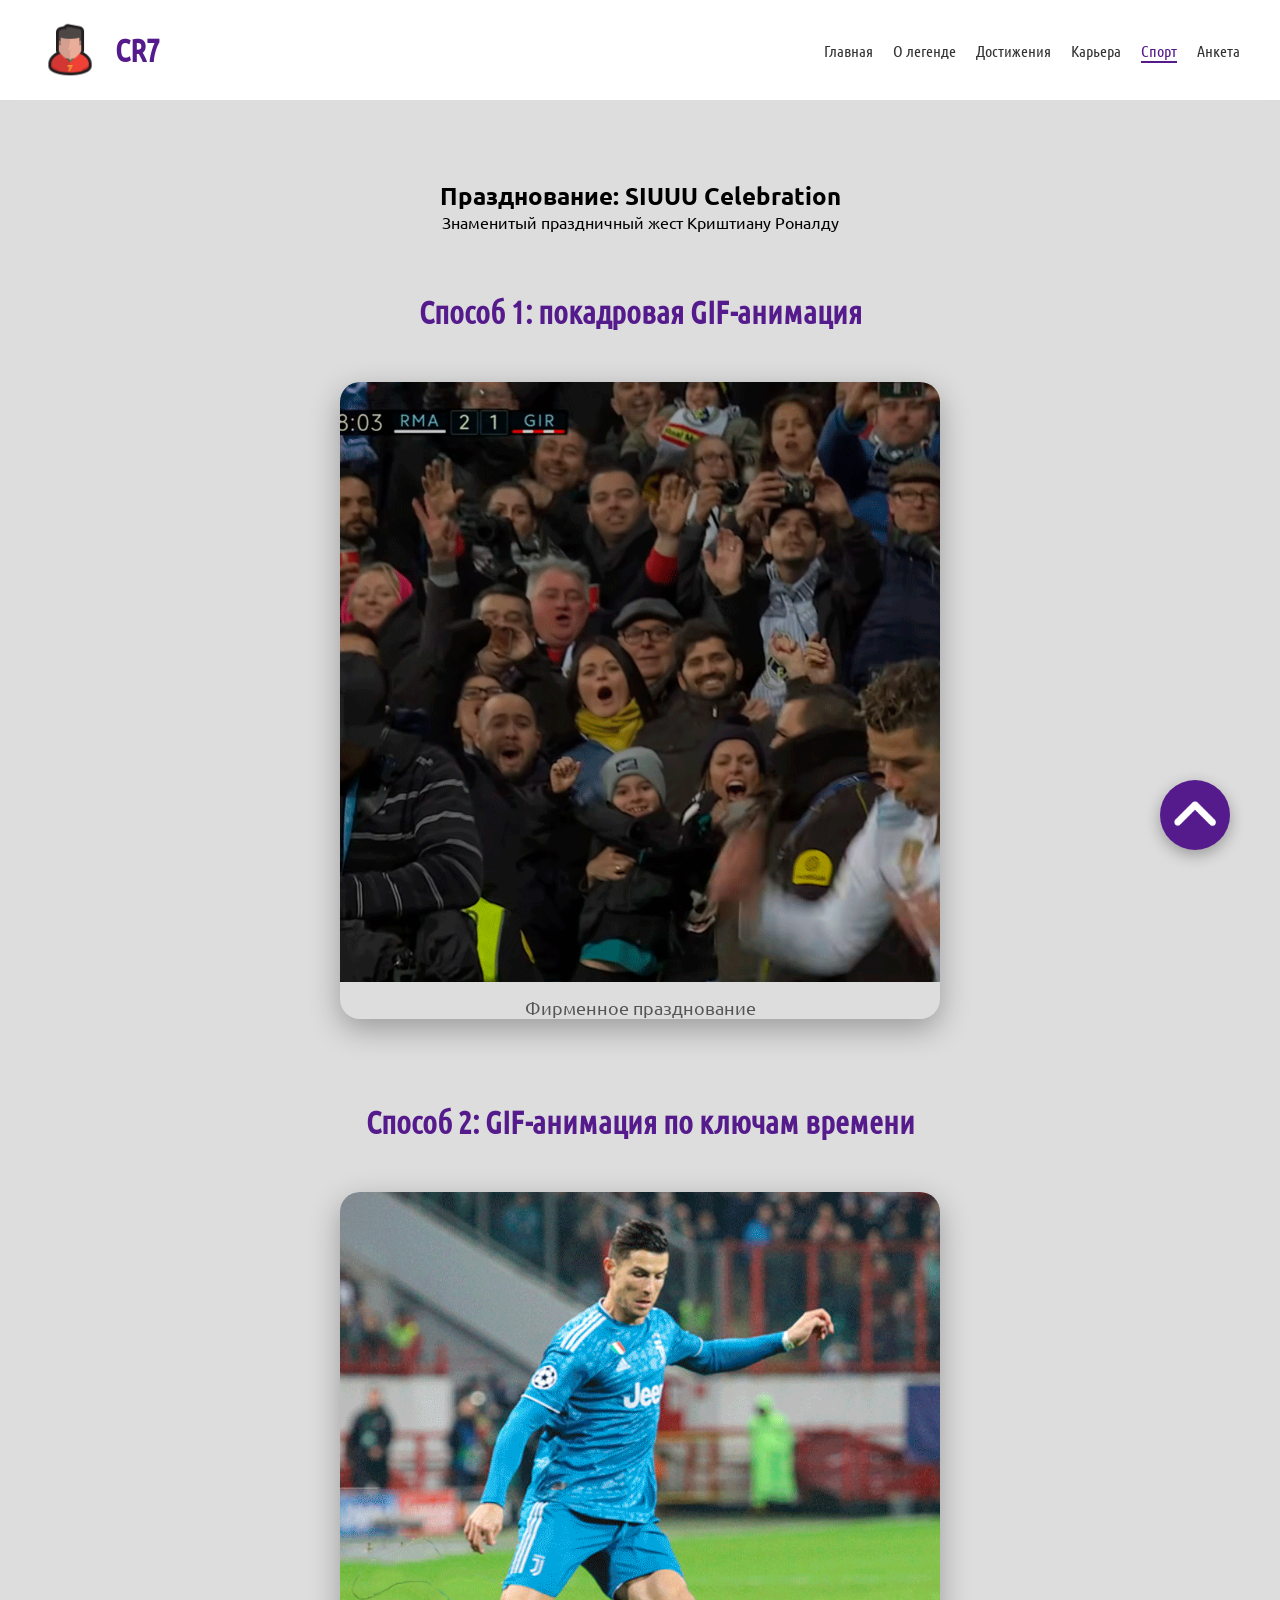
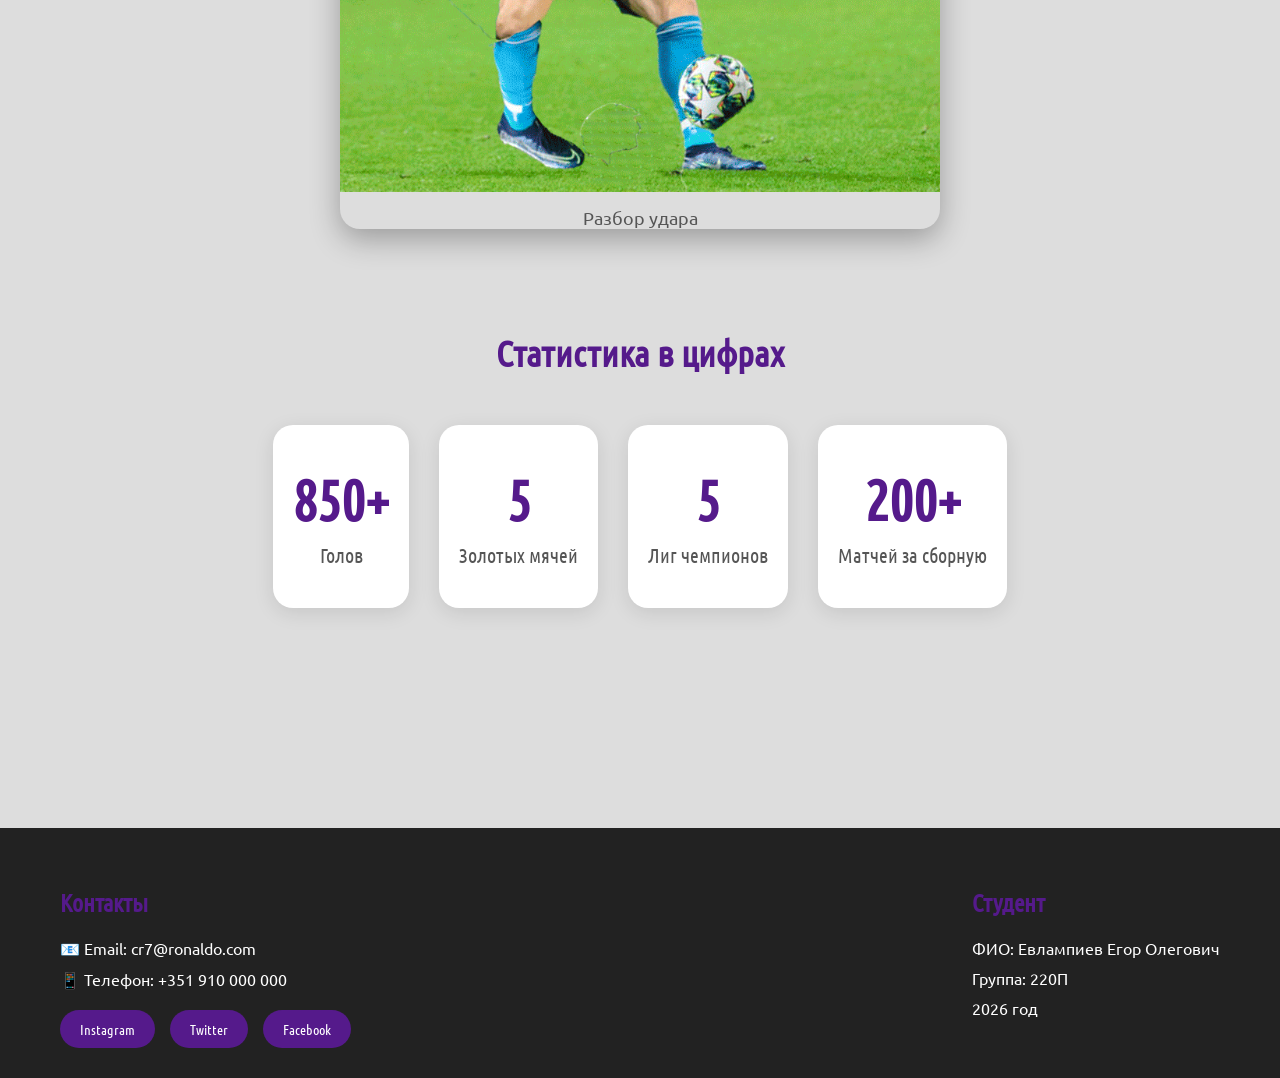
<file: 220/Ronaldu/project.html>
<!DOCTYPE html>
<html lang="ru">
<head>
    <meta charset="UTF-8">
    <meta name="viewport" content="width=device-width, initial-scale=1.0">
    <title>Проект - CR7</title>
    <link rel="icon" href="favicon.ico" type="image/x-icon">
    <link rel="stylesheet" href="css/style.css">
</head>
<body>
    <header>
        <div class="container headerBlock">
            <div class="logo">
                <img src="images/logo.png" alt="CR7 Logo">
                <span>CR7</span>
            </div>
            <nav>
                <a href="index.html">Главная</a>
                <a href="index.html#about">О легенде</a>
                <a href="index.html#achievements">Достижения</a>
                <a href="index.html#career">Карьера</a>
                <a href="project.html" class="active">Спорт</a>
                <a href="profile.html">Анкета</a>
            </nav>
        </div>
    </header>

    <main class="projectMain">
        <div class="container">
            <section class="projectSection">
                <div class="sectionTitle">
                    <h1>Празднование: SIUUU Celebration</h1>
                    <p>Знаменитый праздничный жест Криштиану Роналду</p>
                </div>

                <div class="gifBlock">
                    <h2>Способ 1: покадровая GIF-анимация</h2>
                    <div class="gifContainer">
                        <img src="images/siuuu.gif" alt="SIUUU Animation" class="gifImage">
                        <p>Фирменное празднование</p>
                    </div>
                </div>

                <div class="gifBlock">
                    <h2>Способ 2: GIF-анимация по ключам времени</h2>
                    <div class="gifContainer">
                        <img src="images/hit.gif" alt="SIUUU Animation" class="gifImage">
                        <p>Разбор удара</p>
                    </div>
                </div>

                <div id="stats" class="statsBlock">
                    <h2>Статистика в цифрах</h2>
                    <div class="statsGrid">
                        <div class="statItem">
                            <div class="statNumber">850+</div>
                            <div class="statLabel">Голов</div>
                        </div>
                        <div class="statItem">
                            <div class="statNumber">5</div>
                            <div class="statLabel">Золотых мячей</div>
                        </div>
                        <div class="statItem">
                            <div class="statNumber">5</div>
                            <div class="statLabel">Лиг чемпионов</div>
                        </div>
                        <div class="statItem">
                            <div class="statNumber">200+</div>
                            <div class="statLabel">Матчей за сборную</div>
                        </div>
                    </div>
                </div>
            </section>
        </div>
    </main>

    <footer>
        <div class="container footerBlock">
            <div class="footerContacts">
                <h3>Контакты</h3>
                <p>📧 Email: cr7@ronaldo.com</p>
                <p>📱 Телефон: +351 910 000 000</p>
                <div class="socials">
                    <a href="#" class="socialLink">Instagram</a>
                    <a href="#" class="socialLink">Twitter</a>
                    <a href="#" class="socialLink">Facebook</a>
                </div>
            </div>
            <div class="footerStudent">
                <h3>Студент</h3>
                <p>ФИО: Евлампиев Егор Олегович</p>
                <p>Группа: 220П</p>
                <p>2026 год</p>
            </div>
        </div>
    </footer>

    <a href="#" class="top">
        <img src="images/arrow-up.png" alt="To top">
    </a>
</body>
</html>
</file>
<file: 220/4/css/style.css>
h1 {
    color: rgb(255, 0, 0);
    text-align: center;
    font-family: Arial, Helvetica, sans-serif;
}

.p1 {
    text-align: center;
    font-style: italic;
}

h2 span {
    font-style: italic;
}

ul li {
    list-style-type: square;
}

img {
    width: 200;
}
</file>
<file: 220/5/css/style.css>
* {
   box-sizing: border-box; 
   padding: 0;
   margin: 0;
}

.block {
    width: 200px;
    height: 200px;
    background-color: rgb(255, 255, 255);
    border: 2px solid rgb(0, 0, 0);
    padding: 50px;
    border-radius: 50%;
    border-right-width: 10px;
    border-top-width: 10px;
    border-right-color: rgb(17, 17, 17);
    margin: 0 auto;
}

.block2 {
    width: 200px;
    height: 200px;
    padding: 50px;
    background-color: cadetblue;
    transition: 500ms;
}

.block2:hover { 
    background-color: aqua;
    border-radius: 0;
    transform: rotate(180deg);
    transition: 700ms;
}

.block-mini {
    width: 50px;
    height: 50px;
    background-color: aqua;
}

h1 {
    text-align: center;
    font-family: Arial, Helvetica, sans-serif;
    transition: 200ms;
}

h1:hover {
    transform: scale(1.2);
    color: tomato;
    transition: 500ms;
}
</file>
<file: 220/8/css/style.css>
* {
    margin: 0;
    padding: 0;
    box-sizing: border-box;
    text-decoration: none; 
    font-family: Arial, Helvetica, sans-serif;
    transition: 0.5s;
}

.container {
    max-width: 1200px;
    margin: 0 auto;
}

.logo {
    display: flex;
    align-items: center;
}

.logo h1 {
    font-size: 24px;
    color: white;
    font-weight: 500;
}

.line {
    background-color: red;
    height: 80px;
}

header {
    height: 80px;
    display: flex;
    justify-content: space-between;
    align-items: center;
}

nav {
    display: flex;
    gap: 20px;
}

nav .pages {
    display: flex;
    align-items: center;
    
    gap: 20px
}

nav a {
    color: white;
    font-size: 18px;
    font-weight: 500;
}

nav a:hover {
    transform: scale(1.2);
}

main {
    display: flex;
    justify-content: space-between;
    align-items: center;
    padding-bottom: 40px;
    padding-top: 20px;
}

.mainTxt {
    width: 45%;
}

.mainTxt h2 {
    font-size: 48px;
    font-weight: 800;
}

.mainTxt p {
    font-size: 26px;
    text-align: justify;
    line-height: 1.2;
    padding: 20px 0;
}

.mainTxt a {
    display: flex;
    justify-content: center;
    background-color: red;
    padding: 25px 0px;
    border: 4px solid red;
    width: 260px;
}

.mainTxt a:hover {
    transform: scale(1.1);
    background-color: white;
    border: 4px solid red;
}

.mainImg {
    height: 450px;
    width: 600px;
    background-color: rgb(50, 50, 50);
}

.circles {
    display: flex;
    justify-content: space-between;
    align-items: center;
}

.circle {
    display: flex;
    flex-direction: column;
    align-items: center;
}

.circleImg {
    width: 250px;
    height: 120px;
    background-color: red;
}

.main2 {
    display: flex;
    justify-content: space-between;
    padding-top: 40px;
    padding-bottom: 20px;
}

.card {
    width: 100%;
    justify-self: center;
    align-self: center;
    
    height: 420px;
    width: 360px;
    display: flex;
    flex-direction: column;
    gap: 20px;
}

.card h2 {
    font-size: 30px;
    font-weight: 800;
    text-align: left;
}

.card p {
    font-size: 20px;
    text-align: left;

}

.card a {
    width: 100%;
    height: 50px;
    display: flex;
    align-items: flex-end;
    justify-content: flex-end;
    background-color: red;
    border: 4px solid red;
    margin-top: auto;
}

.card a:hover {
    background-color: white;
    color: red;
    border: 4px solid red;
}


.cardImg {
    width: 100%;
    height: 200px;
    background-color: rgb(50, 50, 50);
    justify-self: center;
}

footer h2 {
    color: white;
}

footer{
    height: 80px;
    display: flex;
    justify-content: center;
    align-items: center;
}
</file>
<file: 220/raboblast/css/style.css>
@font-face {
    font-family: '220';
    src: url(../fonts/GardensC.otf);
}

* {
    margin: 0;
    padding: 0;
    box-sizing: border-box;
    text-decoration: none;
    transition: 0.5s;
    font-family: '220';
    scroll-behavior: smooth;
}

body {
    background-color: #ddd;
}

@media screen and (max-width:1000px) {
    body {
        background-color: aqua;
    }
}

@media screen and (max-width:500px) {
    body {
        background-color: #551a8b;
    }

    section img {
        width: 80px;
        height: 80px;
    }
}

.container {
    max-width: 1200px;
    margin: 0 auto;
}

header {
    position: fixed;
    top: 0;
    left: 0;
    width: 100%;

    background-color: white;
    box-shadow: 0 0 10px #ddd;
    z-index: 999;
}

.headerBlock {
    display: flex;
    justify-content: space-between;
    align-items: center;
    padding: 20px 0;
}

.headerBlock img {
    width: 120px;  
}

.headerBlock nav {
    display: flex;
    gap: 20px;
}

.headerBlock nav a {
    position: relative;
}

.headerBlock nav a::after {
    content: "";
    position: absolute;
    left: 50%;
    transform: translateX(-50%);
    bottom: -3px;
    height: 2px;
    width: 0%;
    background-color: #551a8b;

    transition: 0.3s;
}

.headerBlock nav a:hover::after {
    width: 100%;
}

main {
    margin-top: 70px;
    height: 95vh;
    position: relative;
}

.mainTxt {
    position: absolute;
    top: 0;
    left: 0;
    width: 100%;
    height: 100%;
    display: flex;
    justify-content: center;
    align-items: center;
    text-align: center;
    font-size: 35px;
    background-color: rgba(0, 0, 0, 0.35);
    color: white;
}

video {
    width: 100%;
    height: 100%;
    object-fit: cover;
}

.promoBlock {
    display: flex;
    flex-direction: column;
    gap: 50px;
    margin: 120px auto;
}

.promo {
    display: flex;
    align-items: center;
    justify-content: center;
    box-shadow: 0 0 5px gray;
    border-radius: 30px;
    overflow: hidden;
}

.promo:nth-child(even) {
    flex-direction: row-reverse;
}

.promo img {
    width: 380px;
    height: 285px;
    object-fit: cover;
}

.promoTxt {
    padding: 20px;
}

.promoTxt h3 {
    font-size: 25px;
}

.promoTxt p {
    font-size: 18px;
    line-height: 1.5;
    margin: 20px 0;
}

.btn {
    padding: 10px 20px;
    background-color: #551f8b;
    color: white;
    border-radius: 15px;
    border: 1px solid #551f8b;
}

.btn:hover {
    background-color: transparent;
    color: #551f8b;
}

.promoP {
    display: -webkit-box;
    -webkit-box-orient: vertical;
    -webkit-line-clamp: 2;
    margin: 20px 0;
    overflow: hidden;
}

.forma {
    background: linear-gradient(rgba(0, 0, 0, 0.4), #551f8b67), url(../image/email.jpg) center fixed;
    background-size: cover;
    padding: 100px 40px;
    margin-top: 100px;
    border-radius: 30px;
    box-shadow: 0 0 5px gray;
    color: white;
}

.top {
    position: fixed;
    bottom: 50px;
    right: 50px;
    width: 70px;
    height: 70px;
    background-color: #551F8B;
    display: flex;
    justify-content: center;
    align-items: center;
    border-radius: 50%;
}

.top img {
    width: 40px;
    height: 40px;
}

.top img:hover {
    transform: scale(1.15);
}
</file>
<file: 220/Robotics/css/style.css>
@font-face {
    font-family: "Robot";
    src: url(../fonts/ChakraPetch-Medium.ttf);
}

* {
    margin: 0;
    padding: 0;
    box-sizing: border-box;
    text-decoration: none;
    transition: 0.5s;
    font-family: "Robot";
}

.container { 
    max-width: 1200px;
    margin: 0 auto;
}

header {
    background-color: #2b2f4a;
    padding: 20px 0;
}

.headerBlock {
    display: flex;
    justify-content: space-between;
    align-items: center;
    color: white;
}

.logo {
    display: flex;
    gap: 20px;
    align-items: center;
}

nav {
    display: flex;
    gap: 120px;
}

nav a { 
    color: white;
    font-size: 20px;
    text-transform: uppercase;
    margin: 20px;
}

nav a:hover {
    transform: translateY(5px);
}

main {
    background: url(../img/banner-bg.jpg) center;
    background-size: cover;
    height: 370px;
    color: white;
}

.mainText {
    display: flex;
    flex-direction: column;
    justify-content: center;
    align-items: center;
    height: 100%;
    gap: 20px;
}

.mainText h2 {
    font-size: 40px;
}

.mainText span {
    font-size: 30px;
    font-weight: 900;
}

.cards {
    display: flex;
    flex-direction: column;
    justify-content: center;
    text-align: center;
    padding: 60px 0;
}

.cards h2 {
    font-size: 34px;
}

.cardsBlock {
    display: flex;
    justify-content: space-between;
    padding: 40px 0;
    flex-wrap: wrap;
}

.card {
    width: 300px;
    box-shadow: -2px 0px 8px 2px rgb(190, 190, 190);
    border-radius: 15px;
    padding: 20px;
}

.card p {
    padding: 10px 0;
}

.card a {
    display: inline-block;
    background-color: #151c39;
    color: white;
    padding: 10px 0;
    width: 100%;
    border-radius: 10px;
    border: 1px solid #151c39;
}

.card a:hover {
    background-color: transparent;
    color: #151c39;
}

footer {
    background: url(../img/footer-bg.jpg) center;
    background-size: cover;
    height: 350px;
    color: white;
}

.footerBlock {
    display: flex;
    justify-content: space-between;
    align-items: center;
    height: 100%;
}

.footerBlock address {
    height: 100px;
    width: 400px;
}

.footerBlock form {
    padding: 15px 0;
}

.footerBlock input {
    border-radius: 10px;
    height: 40px;
    width: 50%;
}

.footerBlock button {
    border-radius: 10px;
    height: 40px;
    width: 20%;
    cursor: pointer;
}

.footerBlock nav {
    display: flex;
    gap: 5px;
}

.footerBlock img {
    height: 75px;
    width: 75px;
}
</file>
<file: 220/Ronaldu/css/style.css>
@font-face {
    font-family: 'hText';
    src: url(../fonts/UbuntuCondensed-Regular.ttf);
}

@font-face {
    font-family: 'pText';
    src: url(../fonts/Ubuntu-Regular.ttf);
}

@font-face {
    font-family: 'H1Text';
    src: url(../fonts/Ubuntu-Bold.ttf);
}

* {
    margin: 0;
    padding: 0;
    box-sizing: border-box;
    text-decoration: none;
    transition: 0.5s;
    font-family: 'hText', Arial, sans-serif;
    scroll-behavior: smooth;
}

p {
    font-family: 'pText', Arial, sans-serif;
}
li {
    font-family: 'pText', Arial, sans-serif;
}
h1 {
    font-family: 'H1Text', Arial, sans-serif;
}

body {
    background-color: #ddd;
}

@media screen and (max-width:1000px) {
    body {
        background-color: rgb(181, 168, 189);
    }
}

@media screen and (max-width:500px) {
    body {
        background-color: #ceaafc;
    }
    section img {
        width: 80px;
        height: 80px;
    }
}

.container {
    max-width: 1200px;
    margin: 0 auto;
    padding: 0 20px;
}

header {
    position: fixed;
    top: 0;
    left: 0;
    width: 100%;
    background-color: white;
    box-shadow: 0 0 10px #ddd;
    z-index: 999;
}

.headerBlock {
    display: flex;
    justify-content: space-between;
    align-items: center;
    padding: 20px 0;
}

.logo {
    display: flex;
    align-items: center;
    gap: 15px;
}

.logo img {
    width: 60px;
    height: 60px;
}

.logo span {
    font-size: 32px;
    font-weight: bold;
    color: #551a8b;
}

.headerBlock nav {
    display: flex;
    gap: 20px;
}

.headerBlock nav a {
    position: relative;
    color: #333;
    font-size: 16px;
}

.headerBlock nav a::after {
    content: "";
    position: absolute;
    left: 50%;
    transform: translateX(-50%);
    bottom: -3px;
    height: 2px;
    width: 0%;
    background-color: #551a8b;
    transition: 0.3s;
}

.headerBlock nav a:hover::after,
.headerBlock nav a.active::after {
    width: 100%;
}

.headerBlock nav a.active {
    color: #551a8b;
}

main {
    margin-top: 100px;
}

.hero {
    position: relative;
    height: 95vh;
    overflow: hidden;
}

.hero video {
    width: 100%;
    height: 100%;
    object-fit: cover;
}

.mainTxt {
    position: absolute;
    top: 0;
    left: 0;
    width: 100%;
    height: 100%;
    display: flex;
    justify-content: center;
    align-items: center;
    text-align: center;
    font-size: 35px;
    background-color: rgba(0, 0, 0, 0.5);
    color: white;
}

.mainTxt h1 {
    font-size: 72px;
    margin-bottom: 20px;
    text-shadow: 2px 2px 4px rgba(0,0,0,0.5);
}

.mainTxt p {
    font-size: 28px;
    margin-bottom: 30px;
}

.btn {
    display: inline-block;
    padding: 15px 40px;
    background-color: #551a8b;
    color: white;
    border-radius: 30px;
    border: 2px solid #551a8b;
    font-size: 18px;
    cursor: pointer;
}

.btn:hover {
    background-color: transparent;
    color: #551a8b;
    transform: scale(1.05);
}

.sectionTitle {
    text-align: center;
    margin: 60px 0 40px;
}

.sectionTitle h2 {
    font-size: 42px;
    color: #551a8b;
    position: relative;
    display: inline-block;
}

.sectionTitle h2::after {
    content: "";
    position: absolute;
    bottom: -10px;
    left: 50%;
    transform: translateX(-50%);
    width: 100px;
    height: 4px;
    background-color: #551a8b;
    border-radius: 2px;
}

.aboutBlock {
    padding-top: 60px;
    margin: 0px auto;
}

.aboutContent {
    display: flex;
    gap: 40px;
    align-items: center;
}

.aboutImg {
    flex: 1;
}

.aboutImg img {
    width: 100%;
    border-radius: 20px;
    box-shadow: 0 10px 30px rgba(0,0,0,0.3);
}

.aboutTxt {
    flex: 1;
}

.aboutTxt h3 {
    font-size: 32px;
    margin-bottom: 20px;
    color: #333;
}

.aboutTxt p {
    font-size: 18px;
    line-height: 1.8;
    margin-bottom: 20px;
    color: #555;
}

.infoList {
    list-style: none;
}

.infoList li {
    font-size: 16px;
    margin: 10px 0;
    padding: 10px;
    background-color: rgba(85, 26, 139, 0.1);
    border-radius: 10px;
}

.infoList strong {
    color: #551a8b;
}

.promoBlock {
    display: flex;
    flex-direction: column;
    gap: 50px;
    padding: 100px;
}

.promo {
    display: flex;
    align-items: center;
    justify-content: center;
    box-shadow: 0 5px 20px rgba(0,0,0,0.2);
    border-radius: 30px;
    overflow: hidden;
    background-color: white;
}

.promo:nth-child(even) {
    flex-direction: row-reverse;
}

.promo img {
    width: 400px;
    height: 300px;
    object-fit: cover;
}

.promoTxt {
    padding: 40px;
    flex: 1;
}

.promoTxt h3 {
    font-size: 28px;
    margin-bottom: 20px;
    color: #551a8b;
}

.promoTxt p {
    font-size: 18px;
    line-height: 1.6;
    margin: 20px 0;
    color: #555;
}

.careerBlock {
    padding: 60px;
    margin: 0px auto;
}

.careerTimeline {
    display: flex;
    flex-direction: column;
    gap: 20px;
    margin-top: 40px;
}

.careerItem {
    display: flex;
    gap: 30px;
    padding: 20px 30px;
    background-color: white;
    border-radius: 15px;
    box-shadow: 0 3px 10px rgba(0,0,0,0.1);
    transition: 0.3s;
}

.careerItem:hover {
    transform: translateX(10px);
    box-shadow: 0 5px 20px rgba(85, 26, 139, 0.3);
}

.careerItem .year {
    font-weight: bold;
    color: #551a8b;
    min-width: 120px;
    font-size: 18px;
}

.careerItem .club {
    font-size: 18px;
    color: #333;
}

.forma {
    background: linear-gradient(rgba(0, 0, 0, 0.6), rgba(85, 31, 139, 0.7)), url(../images/email.jpg) center fixed;
    background-size: cover;
    padding: 100px 40px;
    border-radius: 30px;
    box-shadow: 0 0 10px gray;
    color: white;
    text-align: center;
}

.forma h2 {
    font-size: 36px;
    margin-bottom: 20px;
}

.forma p {
    font-size: 20px;
    margin-bottom: 30px;
}

.emailForm {
    display: flex;
    gap: 20px;
    justify-content: center;
    max-width: 600px;
    margin: 0 auto;
}

.emailForm input {
    flex: 1;
    padding: 15px 25px;
    border: none;
    border-radius: 30px;
    font-size: 16px;
}

footer {
    background-color: #222;
    color: white;
    padding: 60px 0 30px;
    margin-top: 100px;
}

.footerBlock {
    display: flex;
    justify-content: space-between;
    gap: 40px;
}

.footerContacts h3,
.footerStudent h3 {
    font-size: 24px;
    margin-bottom: 20px;
    color: #551a8b;
}

.footerContacts p,
.footerStudent p {
    margin: 10px 0;
    font-size: 16px;
}

.socials {
    display: flex;
    gap: 15px;
    margin-top: 20px;
}

.socialLink {
    padding: 10px 20px;
    background-color: #551a8b;
    color: white;
    border-radius: 20px;
    font-size: 14px;
}

.socialLink:hover {
    background-color: white;
    color: #551a8b;
    transform: translateY(-3px);
}

.top {
    position: fixed;
    bottom: 50px;
    right: 50px;
    width: 70px;
    height: 70px;
    background-color: #551a8b;
    display: flex;
    justify-content: center;
    align-items: center;
    border-radius: 50%;
    box-shadow: 0 5px 15px rgba(0,0,0,0.3);
    z-index: 999;
    overflow: hidden;
}

.top img {
    width: 90px;
    height: 90px;
    filter: invert();
}

.top:hover {
    transform: scale(1.15);
}

.projectMain {
    min-height: 100vh;
    padding: 40px 0;
}

.projectSection {
    margin: 40px 0;
}

.projectSection .sectionTitle {
    margin: 40px 0 60px;
}

.gifBlock {
    margin: 60px 0;
    text-align: center;
}

.gifBlock h2 {
    font-size: 32px;
    margin-bottom: 30px;
    color: #551a8b;
}

.gifContainer {
    position: relative;
    display: inline-block;
    border-radius: 20px;
    overflow: hidden;
    box-shadow: 0 10px 30px rgba(0,0,0,0.3);
    margin: 20px 0;
}

.gifImage {
    width: 100%;
    max-width: 600px;
    height: auto;
    display: block;
}

.gifContainer p {
    margin-top: 15px;
    font-size: 18px;
    color: #555;
}

.statsBlock {
    margin: 80px 0;
}

.statsBlock h2 {
    text-align: center;
    font-size: 36px;
    margin-bottom: 50px;
    color: #551a8b;
}

.statsGrid {
    display: flex;
    justify-content: center;
    align-content: center;
    flex-wrap: wrap;
    gap: 30px;
}

.statItem {
    background-color: white;
    padding: 40px 20px;
    border-radius: 20px;
    text-align: center;
    box-shadow: 0 5px 20px rgba(0,0,0,0.1);
    transition: 0.3s;
}

.statItem:hover {
    transform: translateY(-10px);
    box-shadow: 0 10px 30px rgba(85, 26, 139, 0.3);
}

.statNumber {
    font-size: 56px;
    font-weight: bold;
    color: #551a8b;
    margin-bottom: 10px;
}

.statLabel {
    font-size: 20px;
    color: #555;
}

/* Profile Page Styles */
.profileMain {
    min-height: 100vh;
    padding: 40px 0;
}

.profileSection {
    margin: 40px 0;
}

.profileSection .sectionTitle {
    margin: 40px 0 60px;
}

.profileCard {
    background-color: white;
    border-radius: 30px;
    box-shadow: 0 10px 40px rgba(0,0,0,0.2);
    overflow: hidden;
}

.profileHeader {
    display: flex;
    align-items: center;
    gap: 40px;
    padding: 60px;
    background: linear-gradient(135deg, #551a8b 0%, #8b47b5 100%);
    color: white;
}

.profilePhoto {
    width: 200px;
    height: 200px;
    border-radius: 50%;
    border: 5px solid white;
    object-fit: cover;
    box-shadow: 0 5px 20px rgba(0,0,0,0.3);
}

.profileInfo h2 {
    font-size: 42px;
    margin-bottom: 10px;
}

.profileGroup {
    font-size: 24px;
    margin-bottom: 5px;
}

.profileYear {
    font-size: 20px;
    opacity: 0.9;
}

.profileContent {
    padding: 60px;
}

.profileBlock {
    margin-bottom: 50px;
}

.profileBlock h3 {
    font-size: 28px;
    color: #551a8b;
    margin-bottom: 25px;
    padding-bottom: 10px;
    border-bottom: 3px solid #551a8b;
}

.profileBlock ul {
    list-style: none;
}

.profileBlock ul li {
    font-size: 18px;
    margin: 15px 0;
    padding-left: 30px;
    position: relative;
}

.profileBlock ul li::before {
    content: "✓";
    position: absolute;
    left: 0;
    color: #551a8b;
    font-weight: bold;
}

.skillsList {
    display: flex;
    flex-direction: column;
    gap: 25px;
}

.skillItem {
    display: flex;
    flex-direction: column;
    gap: 10px;
}

.skillItem span {
    font-size: 18px;
    font-weight: bold;
    color: #333;
}

.skillBar {
    width: 100%;
    height: 25px;
    background-color: #e0e0e0;
    border-radius: 15px;
    overflow: hidden;
}

.skillProgress {
    height: 100%;
    background: linear-gradient(90deg, #551a8b, #8b47b5);
    border-radius: 15px;
    transition: 1s;
}

.contactInfo {
    background-color: rgba(85, 26, 139, 0.1);
    padding: 30px;
    border-radius: 15px;
}

.contactInfo p {
    font-size: 18px;
    margin: 15px 0;
}

.profileBlock p {
    font-size: 18px;
    line-height: 1.8;
    color: #555;
}

/* Responsive */
@media screen and (max-width: 768px) {
    .headerBlock {
        flex-direction: column;
        gap: 20px;
    }
    
    .headerBlock nav {
        flex-wrap: wrap;
        justify-content: center;
    }
    
    .mainTxt h1 {
        font-size: 42px;
    }
    
    .mainTxt p {
        font-size: 20px;
    }
    
    .aboutContent {
        flex-direction: column;
    }
    
    .promo {
        flex-direction: column;
    }
    
    .promo img {
        width: 100%;
    }
    
    .footerBlock {
        flex-direction: column;
        text-align: center;
    }
    
    .socials {
        justify-content: center;
    }
    
    .profileHeader {
        flex-direction: column;
        text-align: center;
    }
    
    .profileContent {
        padding: 30px;
    }
    
    .emailForm {
        flex-direction: column;
    }
}
</file>
<file: 220/6/displayflex/css/style.css>
* {
    margin: 0;
    padding: 0;
    box-sizing: border-box;
}

.block {
    border: 5px solid black;
    border-radius: 10px;
    height: 800px;
    display: flex;
    /* flex-direction: column-reverse; */
    justify-content: center;
    align-items: center;
    gap: 50px;
    flex-wrap: wrap;
}

.item {
    width: 100px;
    height: 100px;
    border: 1px solid black;
    text-align: center;
    font-weight: bold;
    font-size: 20px;
    border-radius: 10%;
}

.item3 {
    background-color: brown;
    order: 1;
}
</file>
<file: 220/6/practice/css/style.css>
* {
    margin: 0;
    padding: 0;
    box-sizing: border-box;
    font-family:'Gill Sans', 'Gill Sans MT', Calibri, 'Trebuchet MS', sans-serif;
    
    transition: 0.5s ease;
    transition-delay: 0.2s;
}

body {
    background-color: rgba(128, 128, 128, 0.25);
}

.divH1 {
    padding-top: 10px;
    padding-bottom: 10px;

    background: linear-gradient(45deg, #ff9a9e, #fad0c4);
    text-align: center;
    border-bottom: 7px solid rgb(83, 83, 83);
    
    display: flex;
    justify-content: space-around;
    align-items: center;
}

.divH1 .imgMe {
    width: 140px;
    height: 140px;

    border-radius: 20px;
}

.divH1 .blockText {
    display: flex;
    flex-direction: column;
    justify-content: space-around;
    align-items: center;
    gap: 15px;
}

.divH1 .blockHref {
    display: flex;
    flex-direction: row;
    justify-content: space-around;
    align-items: center;
    gap: 15px;
}

.divH1 .blockHref img {
    border-radius: 50%;

    transition: 0.3s ease;
    transition-delay: 0s;
}

.divH1 .blockHref img:hover {
    transform: scale(1.4);
}

.divH1 p {
    flex-wrap: wrap;
    color: rgb(83, 83, 83);
}



.div {
    height: 50px;
    border: 1px solid grey;

    display: flex;
    flex-direction: column;
    justify-content: space-evenly;
    align-items: center;

    opacity: 1;
}

.div:hover {
    height: 500px;
    border: 2px solid grey;
    background: linear-gradient(45deg, #ff9a9e, #fad0c4);
}


.div .form {
    font-size: 20px;
    opacity: 0;
    content-visibility: hidden;
}

.div:hover .form {
    opacity: 1;
    content-visibility: visible;
    transition-delay: 0.7s;
}


.div .form button{
    height: 40px;
    width: 200px;
}

.div .form button:hover{
    background-color: rgb(67, 67, 67);
    color: rgb(220, 220, 220);
    cursor: pointer;
}


.div .table {
    border: 1px solid grey;
    
    opacity: 0;
    content-visibility: hidden;
}

.div:hover .table {
    opacity: 1;
    content-visibility: visible;
    transition-delay: 0.7s;
}


.div .table tr td {
    border: 1px solid grey;
    transition-delay: 0s;
    
    opacity: 0;
    content-visibility: hidden;
}

.div:hover .table tr td {
    opacity: 1;
    content-visibility: visible;
}


.div .table tr th {
    border: 1px solid grey;

    opacity: 0;
    content-visibility: hidden;
}

.div:hover .table tr th {
    opacity: 1;
    content-visibility: visible;
}


.div .table tr td:hover {
    background-color: antiquewhite;
}
</file>
<file: 220/7/lesson/css/style.css>
* {
    margin: 0;
    padding: 0;
    box-sizing: border-box;
    text-decoration: none; 
    font-family: Arial, Helvetica, sans-serif;
    transition: 0.5s;
}

.container {
    max-width: 1200px;
    margin: 0 auto;
}

.logo {
    display: flex;
    align-items: center;
    gap: 10px;
}

.logoImg {
    width: 50px;
    height: 50px;
    background-color: rgb(102, 175, 175);
    border: 4px solid rgb(115, 115, 223);
    border-radius: 30%;
}

a {
    padding: 5px;
    margin: 0;
}

.line {
    background-color: rgb(187, 223, 224);
    padding: 20px;
    margin-bottom: 40px;
}

header {
    display: flex;
    justify-content: space-between;
    align-items: center;
}

nav {
    display: flex;
    gap: 20px;
}

nav a:hover {
    color: rgb(115, 115, 223);
}

main {
    display: flex;
    justify-content: space-between;
    align-items: center;
    padding: 40px;

    border-radius: 40px;
    box-shadow: 0px 0px 10px black;
    border: 15px solid rgb(187, 223, 224);
}

.mainTxt {
    width: 45%;
}

.mainTxt h2 {
    font-size: 48px;
    font-weight: 900;
}

.mainTxt p {
    font-size: 30px;
    text-align: justify;
    line-height: 1.3;
    padding: 20px 0;
}

.mainTxt a {
    display: flex;
    justify-content: center;
    background-color: rgb(115, 115, 223);
    color: white;
    padding: 20px 40px;
    border-radius: 20px;
    border: 4px solid rgb(115, 115, 223);
}

.mainTxt a:hover {
    transform: scale(1.1);
    background-color: white;
    color: rgb(115, 115, 223);
    border: 4px solid rgb(115, 115, 223);
}

.mainImg {
    height: 500px;
    width: 500px;
    background-color: rgb(187, 223, 224);
    border: 10px solid rgb(115, 115, 223);
    border-radius: 20%;
}

.circles {
    background-color: rgb(187, 223, 224);
    border: 10px solid rgb(115, 115, 223);
    border-radius: 20px;
    box-shadow: 0px 0px 10px black;

    display: flex;
    justify-content: space-around;
    align-items: center;
    padding: 40px;
    margin-top: 40px;
}

.circle {
    display: flex;
    flex-direction: column;
    align-items: center;
}

.circle p {
    width: 50px;
    height: 50px;
}

.circleImg {
    width: 100px;
    height: 100px;
    background-color: rgb(102, 175, 175);
    border: 4px solid rgb(115, 115, 223);
    border-radius: 50%;
}
</file>
<file: 220/7/practice/css/style.css>
* {
    margin: 0;
    padding: 0;
    box-sizing: border-box;
    text-decoration: none; 
    font-family: Arial, Helvetica, sans-serif;
    transition: 0.5s;
}

.container {
    max-width: 1200px;
    margin: 0 auto;
}

.logo {
    display: flex;
    align-items: center;
    gap: 10px;
}

.logoImg {
    width: 50px;
    height: 50px;
    background-color: rgb(0, 0, 0);
    border-radius: 50%;
}

a {
    padding: 5px;
    margin: 0;
}

.line {
    background-color: rgb(74, 174, 255);
    padding: 20px;
}

header {
    display: flex;
    justify-content: space-between;
    align-items: center;
}

nav {
    display: flex;
    gap: 20px;
}

nav .pages {
    display: flex;
    align-items: center;
}

nav .logoImg {
    width: 40px;
    height: 40px;
}

nav a {
    color: black;
    font-size: 20px;
    font-weight: 650;
}

nav a:hover {
    color: white;
}

main {
    display: flex;
    justify-content: space-between;
    align-items: center;
    padding-bottom: 60px;
    padding-top: 50px;
}

.mainTxt {
    width: 40%;
}

.mainTxt h2 {
    font-size: 48px;
    font-weight: 800;
}

.mainTxt p {
    font-size: 30px;
    text-align: justify;
    line-height: 1.3;
    padding: 20px 0;
}

.mainTxt a {
    display: flex;
    justify-content: center;
    background-color: rgb(74, 174, 255);
    color: white;
    padding: 10px 10px;
    border: 4px solid rgb(74, 174, 255);
    font-size: 24px;
    font-weight: 700;
}

.mainTxt a:hover {
    transform: scale(1.1);
    background-color: white;
    color: rgb(74, 174, 255);
    border: 4px solid rgb(74, 174, 255);
}

.mainImg {
    height: 500px;
    width: 500px;
    background-color: rgb(0, 0, 0);
    border-radius: 50%;
}

.circles {
    display: flex;
    justify-content: space-between;
    align-items: center;
    padding: 20px;
    margin-top: 40px;
}

.circle {
    display: flex;
    flex-direction: column;
    align-items: center;
}

.circle p {
    display: flex;
    justify-content: center;
    align-items: center;

    font-size: 24px;
    font-weight: 800;

    width: 200px;
    height: 50px;
}

.circleImg {
    width: 100px;
    height: 100px;
    background-color: black;
    border-radius: 50%;
}

.main2 {
    display: flex;
    justify-content: space-between;
    flex-wrap: wrap;
    padding-top: 40px;
    padding-bottom: 60px;
}

.mainTxt2 {
    width: 100%;
    margin-bottom: 20px;
    margin-top: 20px;
    justify-self: center;
    align-self: center;
}

.mainTxt2 h2 {
    font-size: 48px;
    font-weight: 800;
    text-align: center;
}

.card .mainTxt2 h2 {
    font-size: 30px;
    font-weight: 800;
}

.mainTxt2 p {
    font-size: 20px;
    text-align: center;

    margin: 10px;
}

.mainTxt2 a {
    width: 240px;
    display: flex;
    justify-content: center;
    justify-self: center;
    background-color: rgb(74, 174, 255);
    color: white;
    padding: 10px 0px;
    border: 4px solid rgb(74, 174, 255);
    font-size: 24px;
    font-weight: 700;
}

.mainTxt2 a:hover {
    background-color: white;
    color: rgb(74, 174, 255);
    border: 4px solid rgb(74, 174, 255);
}

.mainImg2 {
    height: 500px;
    width: 500px;
    background-color: rgb(0, 0, 0);
    border-radius: 50%;
}

.card {
    height: 420px;
    width: 260px;
    border: 2px solid black;
    display: flex;
    flex-direction: column;
    justify-content: center;
    align-items: center;
    margin: 40px;
}

.cardImg {
    width: 220px;
    height: 150px;
    background-color: black;
    justify-self: center;
    margin: 10px;
}
</file>
